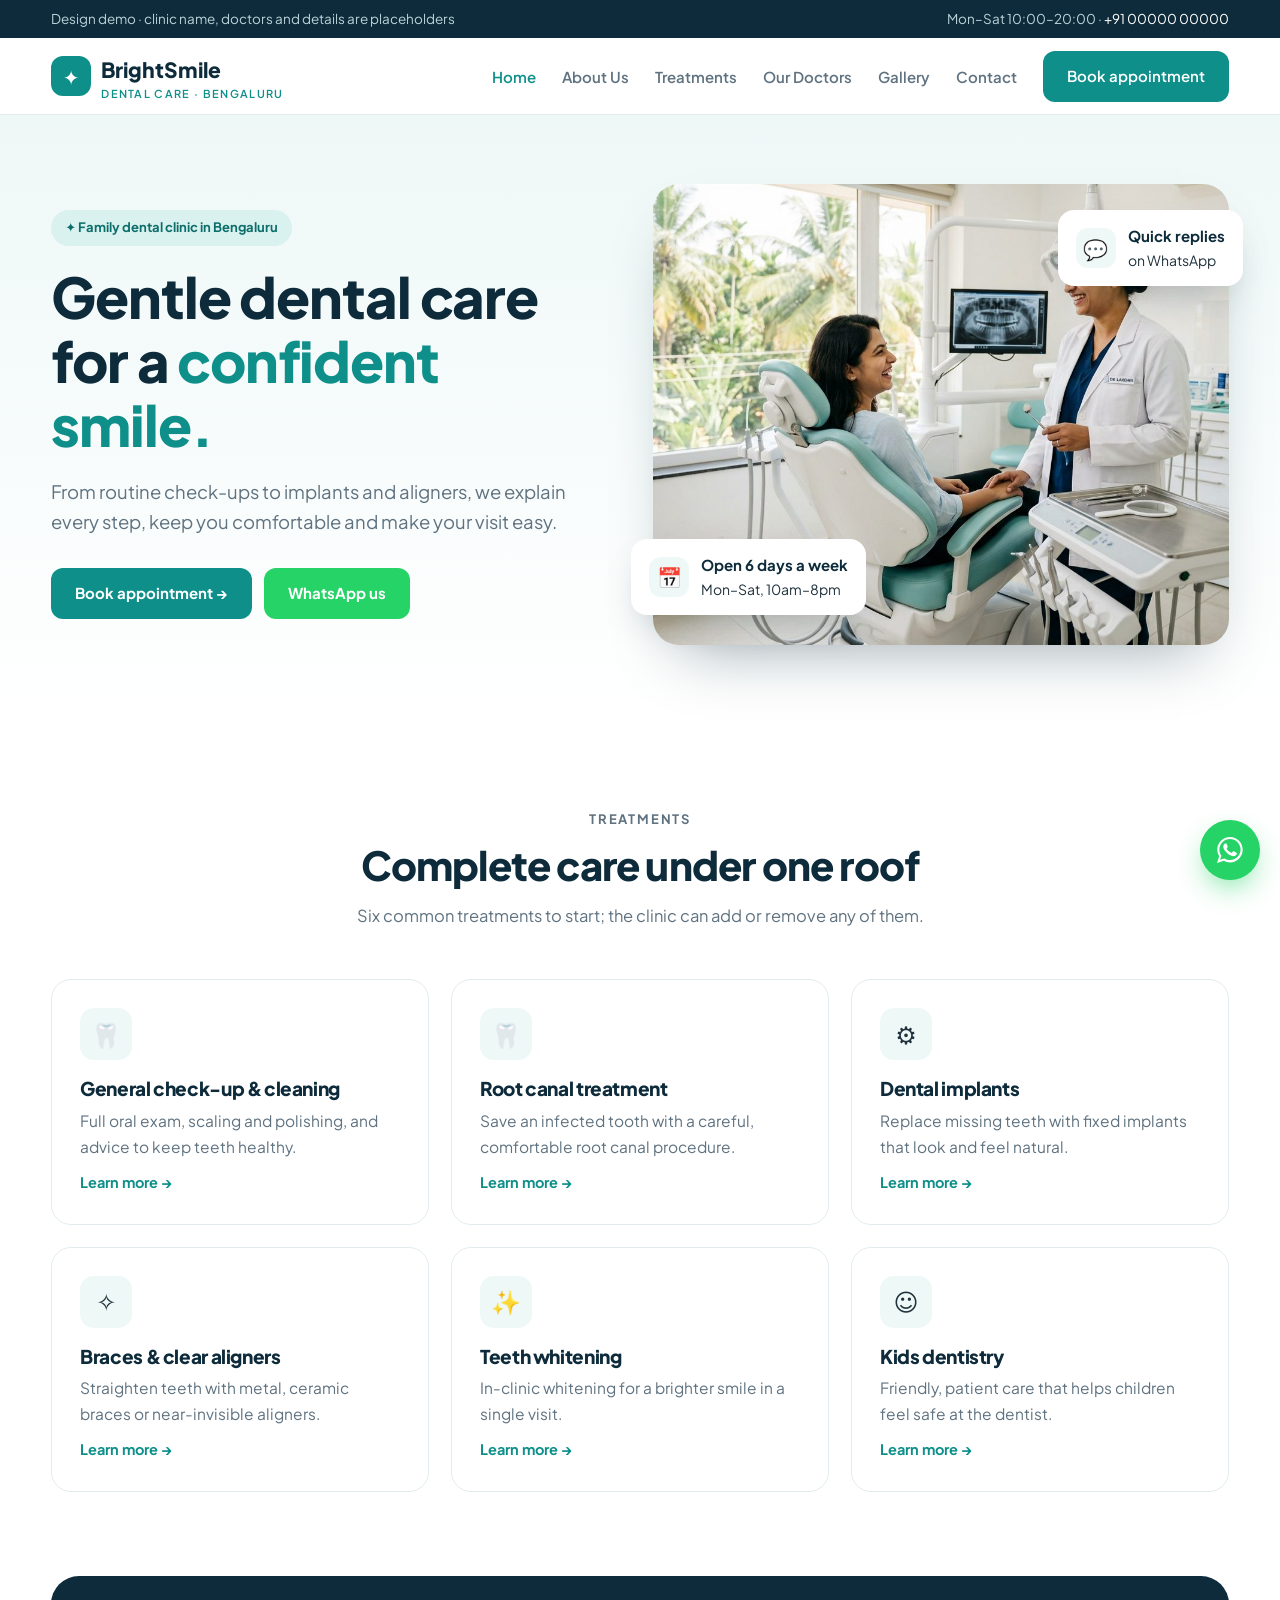
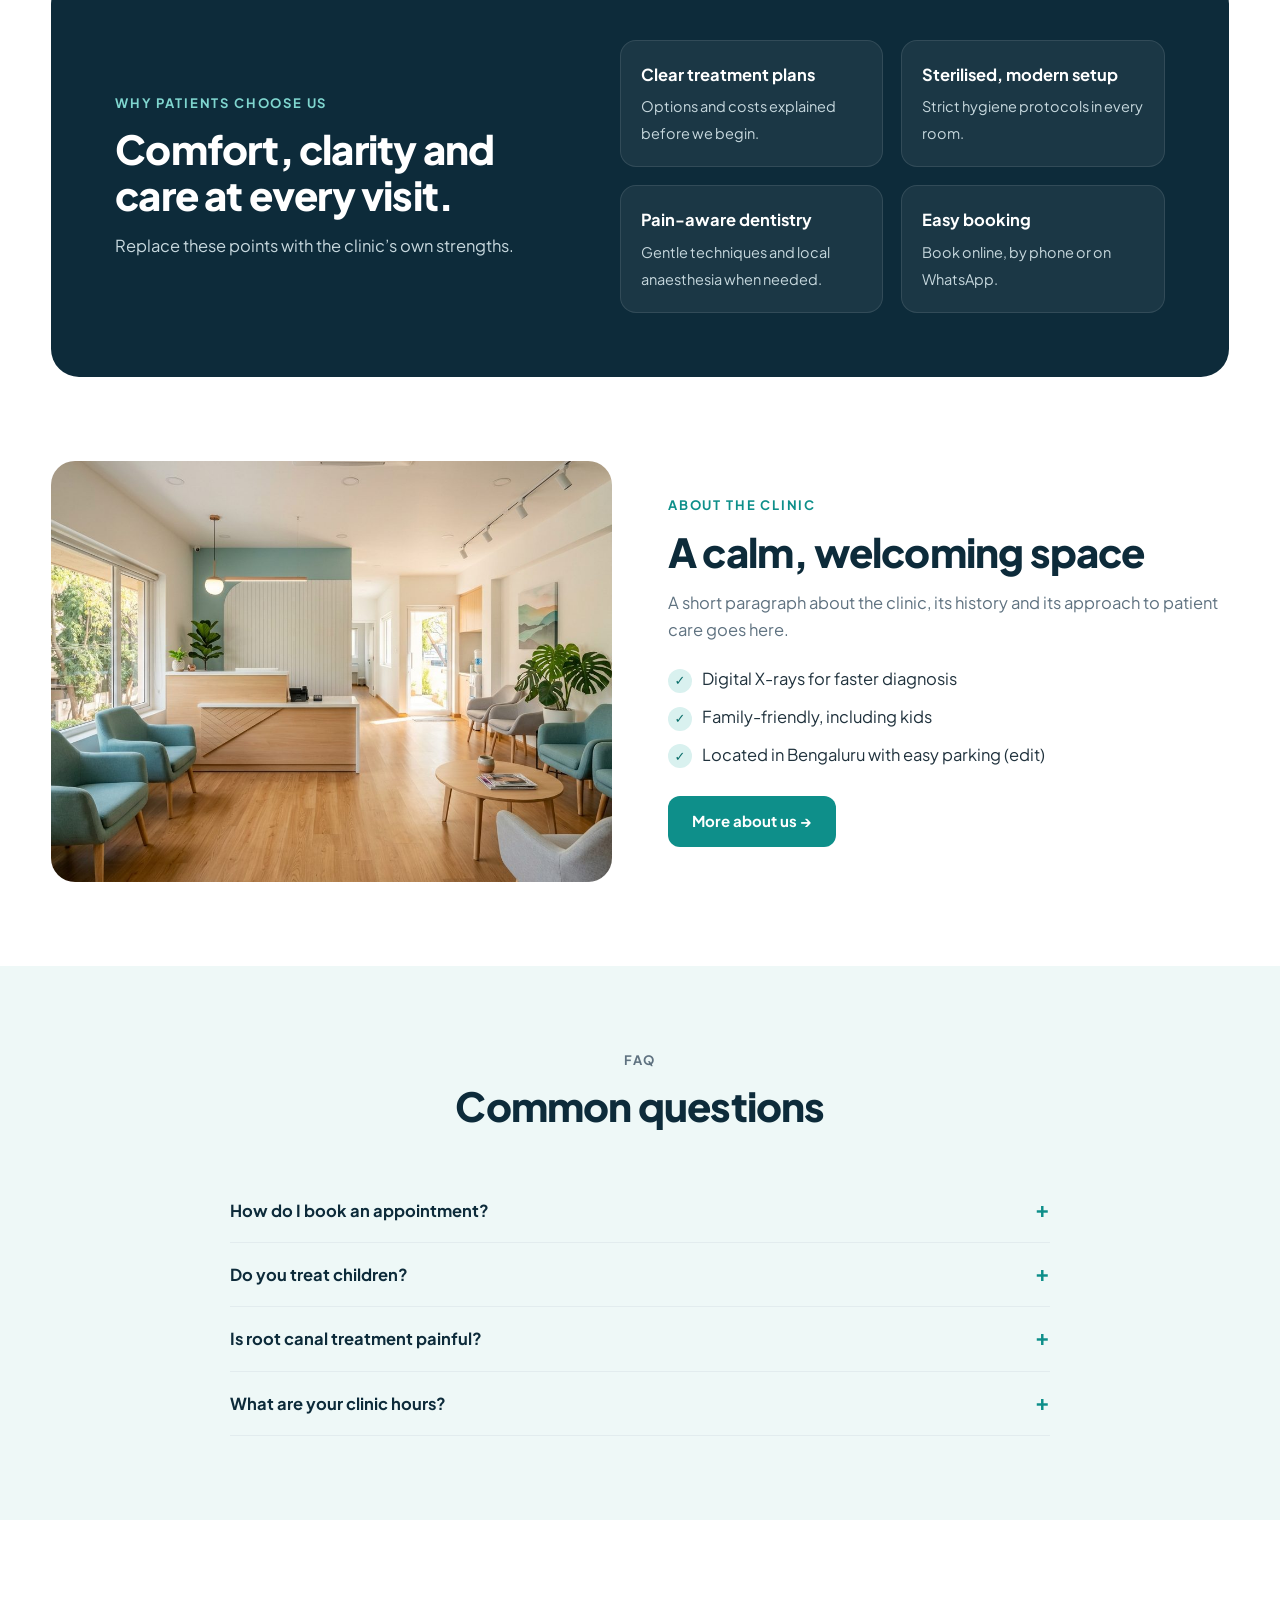
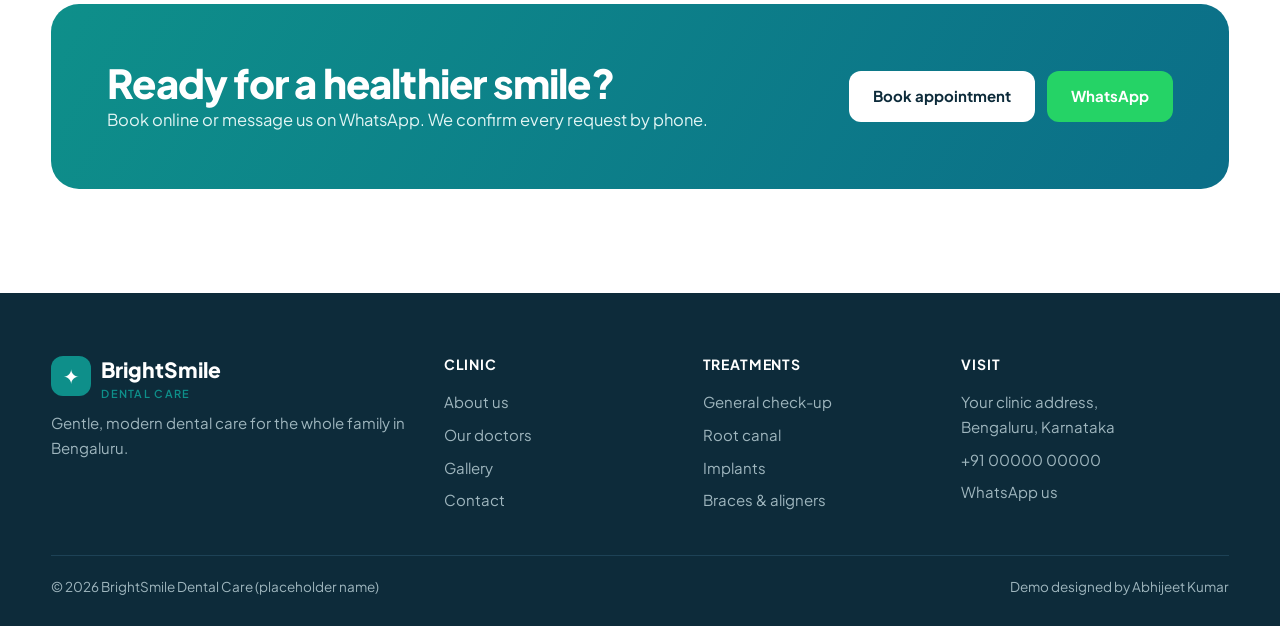
<file: index.html>
<!doctype html><html lang="en"><head><meta charset="utf-8"><meta name="viewport" content="width=device-width,initial-scale=1">
<title>BrightSmile Dental Care | Dentist in Bengaluru</title><meta name="description" content="Modern, gentle dental care in Bengaluru: check-ups, root canal, implants, braces and aligners. Book on WhatsApp."><meta property="og:title" content="BrightSmile Dental Care | Dentist in Bengaluru"><meta property="og:description" content="Modern, gentle dental care in Bengaluru: check-ups, root canal, implants, braces and aligners. Book on WhatsApp."><meta property="og:image" content="img/hero.jpg">
<link rel="stylesheet" href="style.css"><link rel="icon" href="data:image/svg+xml,<svg xmlns='http://www.w3.org/2000/svg' viewBox='0 0 32 32'><rect width='32' height='32' rx='9' fill='%230e8f8a'/><text x='16' y='22' font-size='17' text-anchor='middle' fill='white'>&#10022;</text></svg>">
<script type="application/ld+json">{"@context":"https://schema.org","@type":"Dentist","name":"BrightSmile Dental Care (demo)","address":{"@type":"PostalAddress","addressLocality":"Bengaluru","addressRegion":"KA","addressCountry":"IN"},"telephone":"+91-00000-00000"}</script></head><body>
<div class="top"><div class="wrap"><span>Design demo &middot; clinic name, doctors and details are placeholders</span><span class="hide-s">Mon&ndash;Sat 10:00&ndash;20:00 &middot; <a href="tel:+910000000000">+91 00000 00000</a></span></div></div>
<header><div class="wrap nav"><a class="logo" href="index.html"><i>&#10022;</i><div>BrightSmile<small>Dental Care &middot; Bengaluru</small></div></a>
<button class="menu-btn" aria-label="Menu" onclick="document.querySelector('.nav ul').classList.toggle('open')">&#9776;</button>
<ul><li><a href="index.html" class="active">Home</a></li><li><a href="about.html" class="">About Us</a></li><li><a href="treatments.html" class="">Treatments</a></li><li><a href="doctors.html" class="">Our Doctors</a></li><li><a href="gallery.html" class="">Gallery</a></li><li><a href="contact.html" class="">Contact</a></li><li><a class="btn" href="contact.html#book">Book appointment</a></li></ul></div></header>
<section class="hero"><div class="wrap grid"><div><span class="tag">&#10022; Family dental clinic in Bengaluru</span>
<h1>Gentle dental care for a <em>confident smile.</em></h1>
<p class="lead">From routine check-ups to implants and aligners, we explain every step, keep you comfortable and make your visit easy.</p>
<div class="cta"><a class="btn" href="contact.html#book">Book appointment &rarr;</a><a class="btn wa" href="https://wa.me/910000000000" target="_blank" rel="noopener">WhatsApp us</a></div></div>
<div class="hero-img"><img src="img/hero.jpg" alt="Dentist with a smiling patient in a modern clinic">
<div class="float f1"><div class="dot">&#128197;</div><div><b>Open 6 days a week</b>Mon&ndash;Sat, 10am&ndash;8pm</div></div>
<div class="float f2"><div class="dot">&#128172;</div><div><b>Quick replies</b>on WhatsApp</div></div></div></div></section>
<section><div class="wrap"><div class="center"><p class="eyebrow">Treatments</p><h2>Complete care under one roof</h2><p>Six common treatments to start; the clinic can add or remove any of them.</p></div><div class="grid3"><div class="card" id="general"><div class="ic">&#129463;</div><h3>General check-up &amp; cleaning</h3><p>Full oral exam, scaling and polishing, and advice to keep teeth healthy.</p><a class="more" href="treatments.html#general">Learn more &rarr;</a></div><div class="card" id="rct"><div class="ic">&#129463;</div><h3>Root canal treatment</h3><p>Save an infected tooth with a careful, comfortable root canal procedure.</p><a class="more" href="treatments.html#rct">Learn more &rarr;</a></div><div class="card" id="implants"><div class="ic">&#9881;</div><h3>Dental implants</h3><p>Replace missing teeth with fixed implants that look and feel natural.</p><a class="more" href="treatments.html#implants">Learn more &rarr;</a></div><div class="card" id="aligners"><div class="ic">&#10023;</div><h3>Braces &amp; clear aligners</h3><p>Straighten teeth with metal, ceramic braces or near-invisible aligners.</p><a class="more" href="treatments.html#aligners">Learn more &rarr;</a></div><div class="card" id="whitening"><div class="ic">&#10024;</div><h3>Teeth whitening</h3><p>In-clinic whitening for a brighter smile in a single visit.</p><a class="more" href="treatments.html#whitening">Learn more &rarr;</a></div><div class="card" id="kids"><div class="ic">&#9786;</div><h3>Kids dentistry</h3><p>Friendly, patient care that helps children feel safe at the dentist.</p><a class="more" href="treatments.html#kids">Learn more &rarr;</a></div></div></div></section>
<section style="padding-top:0"><div class="wrap"><div class="why"><div><p class="eyebrow" style="color:#7fd6cf">Why patients choose us</p><h2>Comfort, clarity and care at every visit.</h2><p>Replace these points with the clinic&rsquo;s own strengths.</p></div>
<ul><li><b>Clear treatment plans</b><span>Options and costs explained before we begin.</span></li><li><b>Sterilised, modern setup</b><span>Strict hygiene protocols in every room.</span></li><li><b>Pain-aware dentistry</b><span>Gentle techniques and local anaesthesia when needed.</span></li><li><b>Easy booking</b><span>Book online, by phone or on WhatsApp.</span></li></ul></div></div></section>
<section style="padding-top:0"><div class="wrap split"><img src="img/reception.jpg" alt="Clinic reception"><div><p class="eyebrow">About the clinic</p><h2>A calm, welcoming space</h2><p class="muted">A short paragraph about the clinic, its history and its approach to patient care goes here.</p>
<ul class="checks"><li>Digital X-rays for faster diagnosis</li><li>Family-friendly, including kids</li><li>Located in Bengaluru with easy parking (edit)</li></ul><a class="btn" href="about.html">More about us &rarr;</a></div></div></section>
<section style="background:var(--soft)"><div class="wrap" style="max-width:820px"><div class="center"><p class="eyebrow">FAQ</p><h2>Common questions</h2></div><div class="faq">
<details><summary>How do I book an appointment?</summary><p>Use the booking form, call us, or tap the WhatsApp button. We confirm your slot by phone.</p></details>
<details><summary>Do you treat children?</summary><p>Yes. We see children and adults; first visits for kids are kept short and friendly.</p></details>
<details><summary>Is root canal treatment painful?</summary><p>It is done under local anaesthesia, so most patients feel pressure rather than pain.</p></details>
<details><summary>What are your clinic hours?</summary><p>Monday to Saturday, 10am to 8pm (edit to the clinic&rsquo;s actual hours).</p></details></div></div></section>
<section><div class="wrap"><div class="cta-band"><div><h2>Ready for a healthier smile?</h2><p>Book online or message us on WhatsApp. We confirm every request by phone.</p></div><div class="cta"><a class="btn light" href="contact.html#book">Book appointment</a><a class="btn wa" href="https://wa.me/910000000000" target="_blank" rel="noopener">WhatsApp</a></div></div></div></section><footer><div class="wrap"><div class="cols"><div><a class="logo" href="index.html"><i>&#10022;</i><div>BrightSmile<small>Dental Care</small></div></a><p>Gentle, modern dental care for the whole family in Bengaluru.</p></div>
<div><h4>Clinic</h4><a href="about.html">About us</a><a href="doctors.html">Our doctors</a><a href="gallery.html">Gallery</a><a href="contact.html">Contact</a></div>
<div><h4>Treatments</h4><a href="treatments.html#general">General check-up</a><a href="treatments.html#rct">Root canal</a><a href="treatments.html#implants">Implants</a><a href="treatments.html#aligners">Braces &amp; aligners</a></div>
<div><h4>Visit</h4><a href="contact.html">Your clinic address,<br>Bengaluru, Karnataka</a><a href="tel:+910000000000">+91 00000 00000</a><a href="https://wa.me/910000000000" target="_blank" rel="noopener">WhatsApp us</a></div></div>
<div class="copy"><span>&copy; 2026 BrightSmile Dental Care (placeholder name)</span><span>Demo designed by Abhijeet Kumar</span></div></div></footer>
<a class="wa-float" href="https://wa.me/910000000000?text=Hi%2C%20I%27d%20like%20to%20book%20a%20dental%20appointment." target="_blank" rel="noopener" aria-label="Chat on WhatsApp"><svg viewBox="0 0 32 32"><path d="M16 3C9 3 3.3 8.6 3.3 15.6c0 2.4.7 4.7 1.9 6.7L3 29l6.9-2.2c1.9 1 4 1.6 6.1 1.6 7 0 12.7-5.7 12.7-12.7S23 3 16 3zm0 23.1c-1.9 0-3.8-.5-5.4-1.5l-.4-.2-4.1 1.3 1.3-4-.3-.4c-1.1-1.7-1.7-3.6-1.7-5.6C5.4 9.8 10.2 5 16 5s10.6 4.8 10.6 10.6S21.8 26.1 16 26.1zm5.8-7.9c-.3-.2-1.9-.9-2.2-1-.3-.1-.5-.2-.7.2-.2.3-.8 1-1 1.2-.2.2-.4.2-.7.1-.3-.2-1.3-.5-2.6-1.6-1-.9-1.6-1.9-1.8-2.2-.2-.3 0-.5.1-.7l.5-.6c.2-.2.2-.3.3-.5.1-.2 0-.4 0-.6l-1-2.4c-.3-.6-.5-.5-.7-.5h-.6c-.2 0-.6.1-.9.4-.3.3-1.2 1.1-1.2 2.8s1.2 3.2 1.4 3.5c.2.2 2.4 3.6 5.7 5 .8.3 1.4.5 1.9.7.8.3 1.5.2 2.1.1.6-.1 1.9-.8 2.2-1.5.3-.7.3-1.4.2-1.5-.1-.2-.3-.3-.6-.4z"/></svg></a>
<div class="mob-bar"><a href="tel:+910000000000">&#9742; Call</a><a href="contact.html#book">Book now</a></div>
</body></html>
</file>
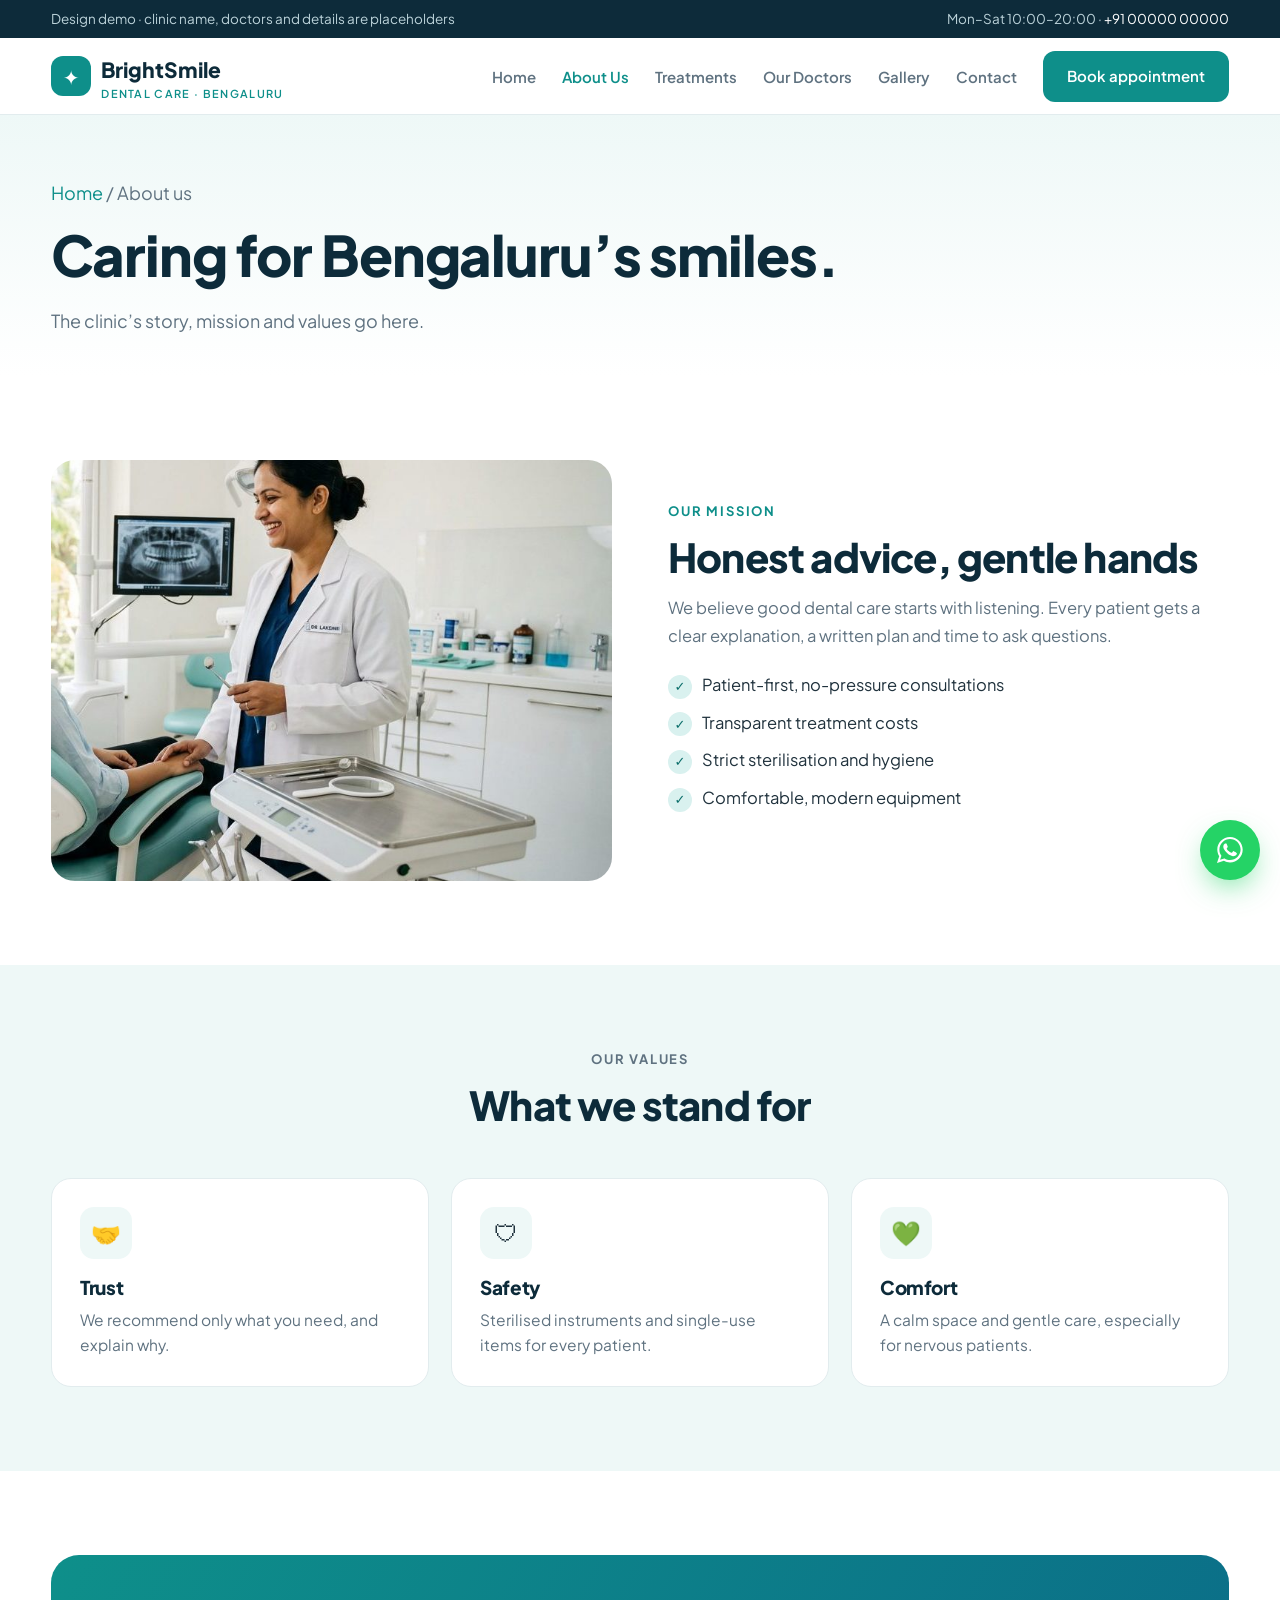
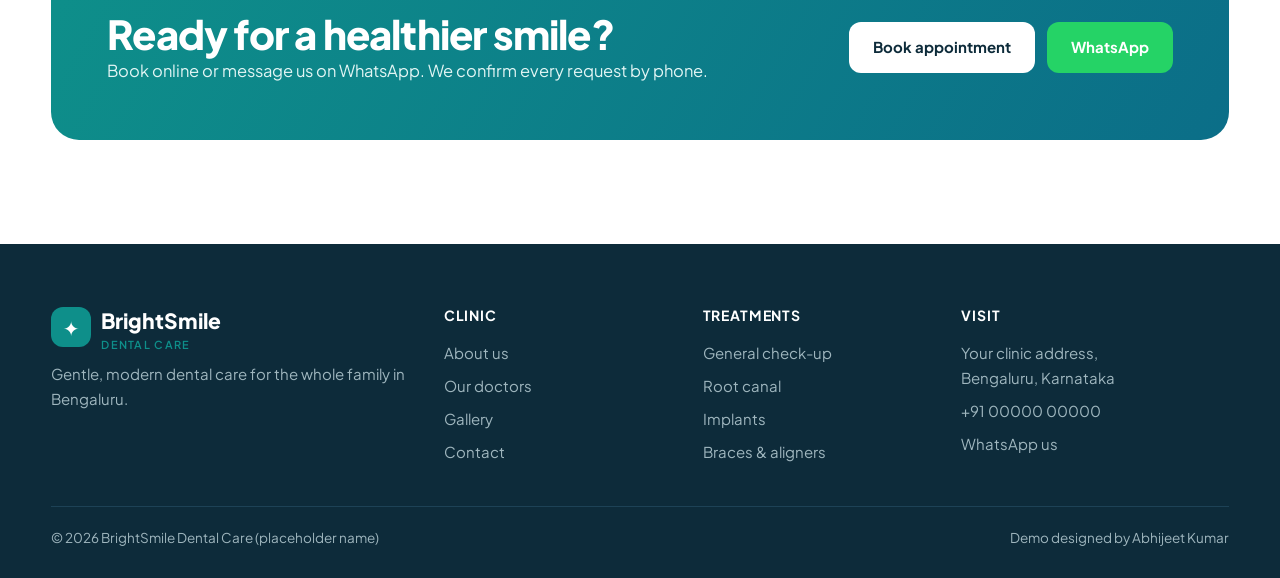
<file: about.html>
<!doctype html><html lang="en"><head><meta charset="utf-8"><meta name="viewport" content="width=device-width,initial-scale=1">
<title>About Us | BrightSmile Dental Care</title><meta name="description" content="About BrightSmile Dental Care, a family dental clinic in Bengaluru."><meta property="og:title" content="About Us | BrightSmile Dental Care"><meta property="og:description" content="About BrightSmile Dental Care, a family dental clinic in Bengaluru."><meta property="og:image" content="img/hero.jpg">
<link rel="stylesheet" href="style.css"><link rel="icon" href="data:image/svg+xml,<svg xmlns='http://www.w3.org/2000/svg' viewBox='0 0 32 32'><rect width='32' height='32' rx='9' fill='%230e8f8a'/><text x='16' y='22' font-size='17' text-anchor='middle' fill='white'>&#10022;</text></svg>">
<script type="application/ld+json">{"@context":"https://schema.org","@type":"Dentist","name":"BrightSmile Dental Care (demo)","address":{"@type":"PostalAddress","addressLocality":"Bengaluru","addressRegion":"KA","addressCountry":"IN"},"telephone":"+91-00000-00000"}</script></head><body>
<div class="top"><div class="wrap"><span>Design demo &middot; clinic name, doctors and details are placeholders</span><span class="hide-s">Mon&ndash;Sat 10:00&ndash;20:00 &middot; <a href="tel:+910000000000">+91 00000 00000</a></span></div></div>
<header><div class="wrap nav"><a class="logo" href="index.html"><i>&#10022;</i><div>BrightSmile<small>Dental Care &middot; Bengaluru</small></div></a>
<button class="menu-btn" aria-label="Menu" onclick="document.querySelector('.nav ul').classList.toggle('open')">&#9776;</button>
<ul><li><a href="index.html" class="">Home</a></li><li><a href="about.html" class="active">About Us</a></li><li><a href="treatments.html" class="">Treatments</a></li><li><a href="doctors.html" class="">Our Doctors</a></li><li><a href="gallery.html" class="">Gallery</a></li><li><a href="contact.html" class="">Contact</a></li><li><a class="btn" href="contact.html#book">Book appointment</a></li></ul></div></header>
<section class="page-hero"><div class="wrap"><p class="crumbs"><a href="index.html">Home</a> / About us</p><h1>Caring for Bengaluru&rsquo;s smiles.</h1><p>The clinic&rsquo;s story, mission and values go here.</p></div></section>
<section><div class="wrap split"><img src="img/care.jpg" alt="Dentist caring for a patient"><div><p class="eyebrow">Our mission</p><h2>Honest advice, gentle hands</h2><p class="muted">We believe good dental care starts with listening. Every patient gets a clear explanation, a written plan and time to ask questions.</p>
<ul class="checks"><li>Patient-first, no-pressure consultations</li><li>Transparent treatment costs</li><li>Strict sterilisation and hygiene</li><li>Comfortable, modern equipment</li></ul></div></div></section>
<section style="background:var(--soft)"><div class="wrap"><div class="center"><p class="eyebrow">Our values</p><h2>What we stand for</h2></div><div class="grid3">
<div class="card"><div class="ic">&#129309;</div><h3>Trust</h3><p>We recommend only what you need, and explain why.</p></div>
<div class="card"><div class="ic">&#128737;</div><h3>Safety</h3><p>Sterilised instruments and single-use items for every patient.</p></div>
<div class="card"><div class="ic">&#128154;</div><h3>Comfort</h3><p>A calm space and gentle care, especially for nervous patients.</p></div></div></div></section>
<section><div class="wrap"><div class="cta-band"><div><h2>Ready for a healthier smile?</h2><p>Book online or message us on WhatsApp. We confirm every request by phone.</p></div><div class="cta"><a class="btn light" href="contact.html#book">Book appointment</a><a class="btn wa" href="https://wa.me/910000000000" target="_blank" rel="noopener">WhatsApp</a></div></div></div></section><footer><div class="wrap"><div class="cols"><div><a class="logo" href="index.html"><i>&#10022;</i><div>BrightSmile<small>Dental Care</small></div></a><p>Gentle, modern dental care for the whole family in Bengaluru.</p></div>
<div><h4>Clinic</h4><a href="about.html">About us</a><a href="doctors.html">Our doctors</a><a href="gallery.html">Gallery</a><a href="contact.html">Contact</a></div>
<div><h4>Treatments</h4><a href="treatments.html#general">General check-up</a><a href="treatments.html#rct">Root canal</a><a href="treatments.html#implants">Implants</a><a href="treatments.html#aligners">Braces &amp; aligners</a></div>
<div><h4>Visit</h4><a href="contact.html">Your clinic address,<br>Bengaluru, Karnataka</a><a href="tel:+910000000000">+91 00000 00000</a><a href="https://wa.me/910000000000" target="_blank" rel="noopener">WhatsApp us</a></div></div>
<div class="copy"><span>&copy; 2026 BrightSmile Dental Care (placeholder name)</span><span>Demo designed by Abhijeet Kumar</span></div></div></footer>
<a class="wa-float" href="https://wa.me/910000000000?text=Hi%2C%20I%27d%20like%20to%20book%20a%20dental%20appointment." target="_blank" rel="noopener" aria-label="Chat on WhatsApp"><svg viewBox="0 0 32 32"><path d="M16 3C9 3 3.3 8.6 3.3 15.6c0 2.4.7 4.7 1.9 6.7L3 29l6.9-2.2c1.9 1 4 1.6 6.1 1.6 7 0 12.7-5.7 12.7-12.7S23 3 16 3zm0 23.1c-1.9 0-3.8-.5-5.4-1.5l-.4-.2-4.1 1.3 1.3-4-.3-.4c-1.1-1.7-1.7-3.6-1.7-5.6C5.4 9.8 10.2 5 16 5s10.6 4.8 10.6 10.6S21.8 26.1 16 26.1zm5.8-7.9c-.3-.2-1.9-.9-2.2-1-.3-.1-.5-.2-.7.2-.2.3-.8 1-1 1.2-.2.2-.4.2-.7.1-.3-.2-1.3-.5-2.6-1.6-1-.9-1.6-1.9-1.8-2.2-.2-.3 0-.5.1-.7l.5-.6c.2-.2.2-.3.3-.5.1-.2 0-.4 0-.6l-1-2.4c-.3-.6-.5-.5-.7-.5h-.6c-.2 0-.6.1-.9.4-.3.3-1.2 1.1-1.2 2.8s1.2 3.2 1.4 3.5c.2.2 2.4 3.6 5.7 5 .8.3 1.4.5 1.9.7.8.3 1.5.2 2.1.1.6-.1 1.9-.8 2.2-1.5.3-.7.3-1.4.2-1.5-.1-.2-.3-.3-.6-.4z"/></svg></a>
<div class="mob-bar"><a href="tel:+910000000000">&#9742; Call</a><a href="contact.html#book">Book now</a></div>
</body></html>
</file>
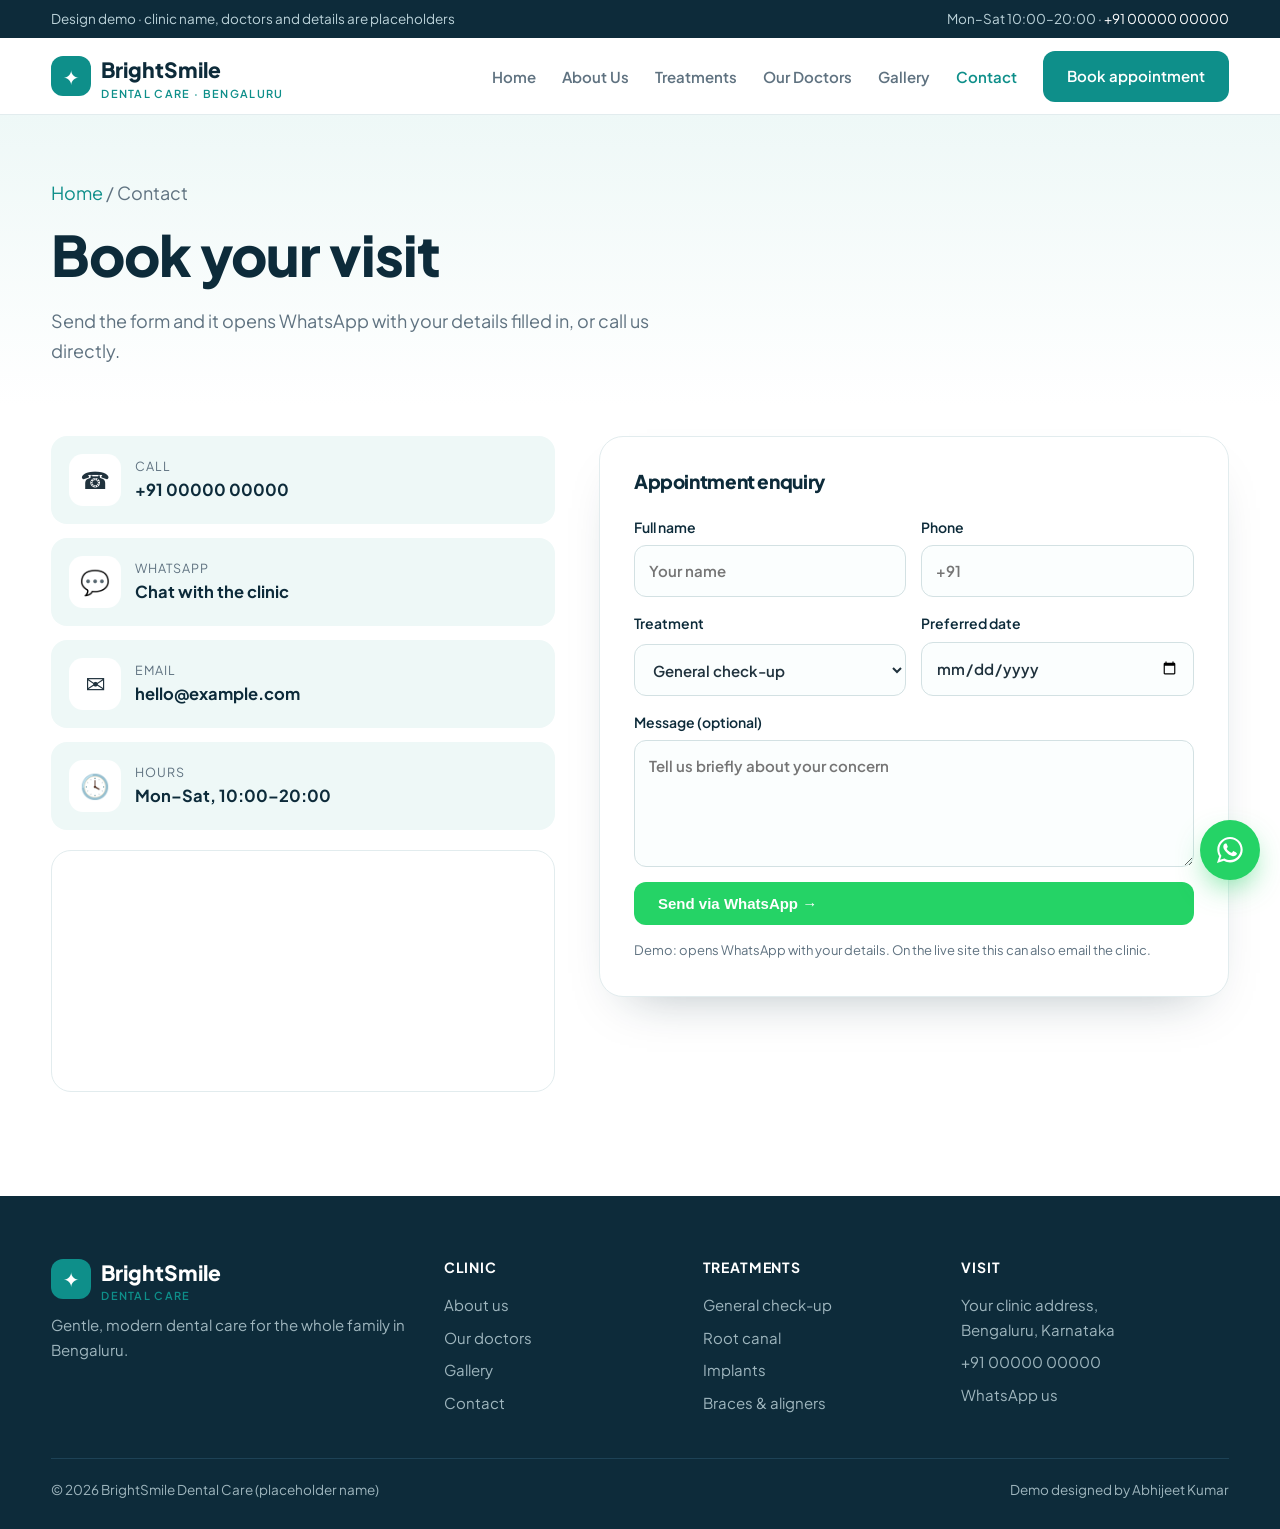
<file: contact.html>
<!doctype html><html lang="en"><head><meta charset="utf-8"><meta name="viewport" content="width=device-width,initial-scale=1">
<title>Contact &amp; Book | BrightSmile Dental Care</title><meta name="description" content="Book a dental appointment in Bengaluru online, by phone or on WhatsApp."><meta property="og:title" content="Contact &amp; Book | BrightSmile Dental Care"><meta property="og:description" content="Book a dental appointment in Bengaluru online, by phone or on WhatsApp."><meta property="og:image" content="img/hero.jpg">
<link rel="stylesheet" href="style.css"><link rel="icon" href="data:image/svg+xml,<svg xmlns='http://www.w3.org/2000/svg' viewBox='0 0 32 32'><rect width='32' height='32' rx='9' fill='%230e8f8a'/><text x='16' y='22' font-size='17' text-anchor='middle' fill='white'>&#10022;</text></svg>">
<script type="application/ld+json">{"@context":"https://schema.org","@type":"Dentist","name":"BrightSmile Dental Care (demo)","address":{"@type":"PostalAddress","addressLocality":"Bengaluru","addressRegion":"KA","addressCountry":"IN"},"telephone":"+91-00000-00000"}</script></head><body>
<div class="top"><div class="wrap"><span>Design demo &middot; clinic name, doctors and details are placeholders</span><span class="hide-s">Mon&ndash;Sat 10:00&ndash;20:00 &middot; <a href="tel:+910000000000">+91 00000 00000</a></span></div></div>
<header><div class="wrap nav"><a class="logo" href="index.html"><i>&#10022;</i><div>BrightSmile<small>Dental Care &middot; Bengaluru</small></div></a>
<button class="menu-btn" aria-label="Menu" onclick="document.querySelector('.nav ul').classList.toggle('open')">&#9776;</button>
<ul><li><a href="index.html" class="">Home</a></li><li><a href="about.html" class="">About Us</a></li><li><a href="treatments.html" class="">Treatments</a></li><li><a href="doctors.html" class="">Our Doctors</a></li><li><a href="gallery.html" class="">Gallery</a></li><li><a href="contact.html" class="active">Contact</a></li><li><a class="btn" href="contact.html#book">Book appointment</a></li></ul></div></header>
<section class="page-hero"><div class="wrap"><p class="crumbs"><a href="index.html">Home</a> / Contact</p><h1>Book your visit</h1><p>Send the form and it opens WhatsApp with your details filled in, or call us directly.</p></div></section>
<section style="padding-top:30px" id="book"><div class="wrap appt"><div class="info">
<a href="tel:+910000000000"><div class="ic">&#9742;</div><div><small>Call</small><strong>+91 00000 00000</strong></div></a>
<a href="https://wa.me/910000000000" target="_blank" rel="noopener"><div class="ic">&#128172;</div><div><small>WhatsApp</small><strong>Chat with the clinic</strong></div></a>
<a href="mailto:hello@example.com"><div class="ic">&#9993;</div><div><small>Email</small><strong>hello@example.com</strong></div></a>
<div class="i"><div class="ic">&#128339;</div><div><small>Hours</small><strong>Mon&ndash;Sat, 10:00&ndash;20:00</strong></div></div>
<div class="map"><iframe loading="lazy" title="Map" src="https://maps.google.com/maps?q=Bengaluru%2C%20Karnataka&z=12&output=embed"></iframe></div></div>
<form onsubmit="return book(event)"><h3>Appointment enquiry</h3>
<div class="r2"><label>Full name<input required id="n" placeholder="Your name"></label><label>Phone<input required id="p" type="tel" placeholder="+91"></label></div>
<div class="r2"><label>Treatment<select id="t"><option>General check-up</option><option>Root canal</option><option>Implants</option><option>Braces / aligners</option><option>Teeth whitening</option><option>Kids dentistry</option><option>Not sure</option></select></label><label>Preferred date<input id="d" type="date"></label></div>
<label>Message (optional)<textarea id="m" rows="4" placeholder="Tell us briefly about your concern"></textarea></label>
<button class="btn wa" type="submit">Send via WhatsApp &rarr;</button><p class="note">Demo: opens WhatsApp with your details. On the live site this can also email the clinic.</p></form></div></section>
<script>function book(e){e.preventDefault();var g=function(i){return document.getElementById(i).value};var t='New appointment enquiry%0AName: '+encodeURIComponent(g('n'))+'%0APhone: '+encodeURIComponent(g('p'))+'%0ATreatment: '+encodeURIComponent(g('t'))+'%0ADate: '+encodeURIComponent(g('d'))+'%0A'+encodeURIComponent(g('m'));window.open('https://wa.me/910000000000?text='+t,'_blank');return false}</script><footer><div class="wrap"><div class="cols"><div><a class="logo" href="index.html"><i>&#10022;</i><div>BrightSmile<small>Dental Care</small></div></a><p>Gentle, modern dental care for the whole family in Bengaluru.</p></div>
<div><h4>Clinic</h4><a href="about.html">About us</a><a href="doctors.html">Our doctors</a><a href="gallery.html">Gallery</a><a href="contact.html">Contact</a></div>
<div><h4>Treatments</h4><a href="treatments.html#general">General check-up</a><a href="treatments.html#rct">Root canal</a><a href="treatments.html#implants">Implants</a><a href="treatments.html#aligners">Braces &amp; aligners</a></div>
<div><h4>Visit</h4><a href="contact.html">Your clinic address,<br>Bengaluru, Karnataka</a><a href="tel:+910000000000">+91 00000 00000</a><a href="https://wa.me/910000000000" target="_blank" rel="noopener">WhatsApp us</a></div></div>
<div class="copy"><span>&copy; 2026 BrightSmile Dental Care (placeholder name)</span><span>Demo designed by Abhijeet Kumar</span></div></div></footer>
<a class="wa-float" href="https://wa.me/910000000000?text=Hi%2C%20I%27d%20like%20to%20book%20a%20dental%20appointment." target="_blank" rel="noopener" aria-label="Chat on WhatsApp"><svg viewBox="0 0 32 32"><path d="M16 3C9 3 3.3 8.6 3.3 15.6c0 2.4.7 4.7 1.9 6.7L3 29l6.9-2.2c1.9 1 4 1.6 6.1 1.6 7 0 12.7-5.7 12.7-12.7S23 3 16 3zm0 23.1c-1.9 0-3.8-.5-5.4-1.5l-.4-.2-4.1 1.3 1.3-4-.3-.4c-1.1-1.7-1.7-3.6-1.7-5.6C5.4 9.8 10.2 5 16 5s10.6 4.8 10.6 10.6S21.8 26.1 16 26.1zm5.8-7.9c-.3-.2-1.9-.9-2.2-1-.3-.1-.5-.2-.7.2-.2.3-.8 1-1 1.2-.2.2-.4.2-.7.1-.3-.2-1.3-.5-2.6-1.6-1-.9-1.6-1.9-1.8-2.2-.2-.3 0-.5.1-.7l.5-.6c.2-.2.2-.3.3-.5.1-.2 0-.4 0-.6l-1-2.4c-.3-.6-.5-.5-.7-.5h-.6c-.2 0-.6.1-.9.4-.3.3-1.2 1.1-1.2 2.8s1.2 3.2 1.4 3.5c.2.2 2.4 3.6 5.7 5 .8.3 1.4.5 1.9.7.8.3 1.5.2 2.1.1.6-.1 1.9-.8 2.2-1.5.3-.7.3-1.4.2-1.5-.1-.2-.3-.3-.6-.4z"/></svg></a>
<div class="mob-bar"><a href="tel:+910000000000">&#9742; Call</a><a href="contact.html#book">Book now</a></div>
</body></html>
</file>
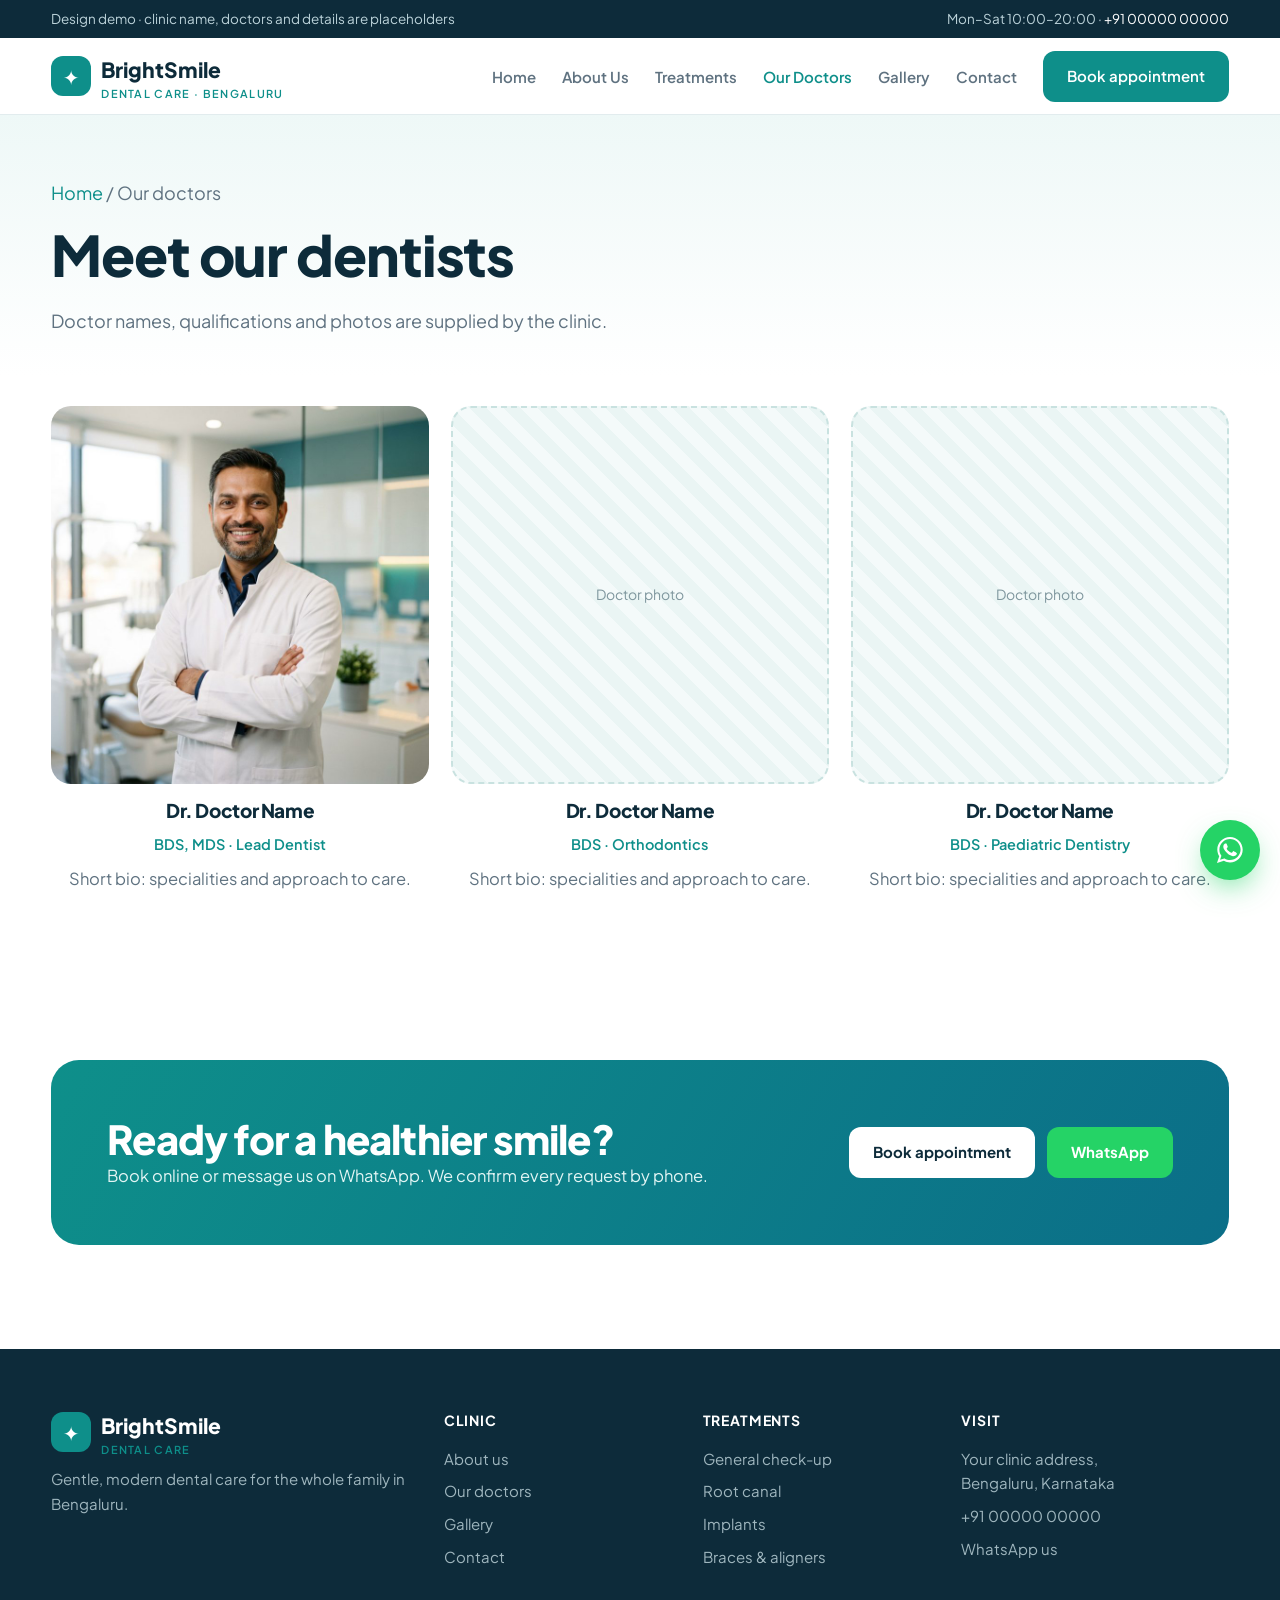
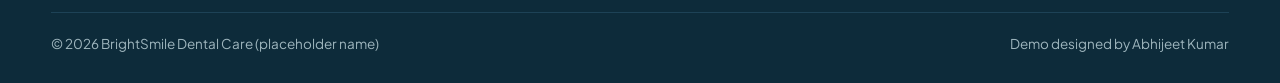
<file: doctors.html>
<!doctype html><html lang="en"><head><meta charset="utf-8"><meta name="viewport" content="width=device-width,initial-scale=1">
<title>Our Doctors | BrightSmile Dental Care</title><meta name="description" content="Meet the dentists at BrightSmile Dental Care, Bengaluru."><meta property="og:title" content="Our Doctors | BrightSmile Dental Care"><meta property="og:description" content="Meet the dentists at BrightSmile Dental Care, Bengaluru."><meta property="og:image" content="img/hero.jpg">
<link rel="stylesheet" href="style.css"><link rel="icon" href="data:image/svg+xml,<svg xmlns='http://www.w3.org/2000/svg' viewBox='0 0 32 32'><rect width='32' height='32' rx='9' fill='%230e8f8a'/><text x='16' y='22' font-size='17' text-anchor='middle' fill='white'>&#10022;</text></svg>">
<script type="application/ld+json">{"@context":"https://schema.org","@type":"Dentist","name":"BrightSmile Dental Care (demo)","address":{"@type":"PostalAddress","addressLocality":"Bengaluru","addressRegion":"KA","addressCountry":"IN"},"telephone":"+91-00000-00000"}</script></head><body>
<div class="top"><div class="wrap"><span>Design demo &middot; clinic name, doctors and details are placeholders</span><span class="hide-s">Mon&ndash;Sat 10:00&ndash;20:00 &middot; <a href="tel:+910000000000">+91 00000 00000</a></span></div></div>
<header><div class="wrap nav"><a class="logo" href="index.html"><i>&#10022;</i><div>BrightSmile<small>Dental Care &middot; Bengaluru</small></div></a>
<button class="menu-btn" aria-label="Menu" onclick="document.querySelector('.nav ul').classList.toggle('open')">&#9776;</button>
<ul><li><a href="index.html" class="">Home</a></li><li><a href="about.html" class="">About Us</a></li><li><a href="treatments.html" class="">Treatments</a></li><li><a href="doctors.html" class="active">Our Doctors</a></li><li><a href="gallery.html" class="">Gallery</a></li><li><a href="contact.html" class="">Contact</a></li><li><a class="btn" href="contact.html#book">Book appointment</a></li></ul></div></header>
<section class="page-hero"><div class="wrap"><p class="crumbs"><a href="index.html">Home</a> / Our doctors</p><h1>Meet our dentists</h1><p>Doctor names, qualifications and photos are supplied by the clinic.</p></div></section>
<section style="padding-top:30px"><div class="wrap"><div class="grid3">
<div class="doc"><img class="photo" src="img/doctor.jpg" alt="Lead dentist"><h3>Dr. Doctor Name</h3><span>BDS, MDS &middot; Lead Dentist</span><p class="muted" style="margin-top:8px">Short bio: specialities and approach to care.</p></div>
<div class="doc"><div class="ph">Doctor photo</div><h3>Dr. Doctor Name</h3><span>BDS &middot; Orthodontics</span><p class="muted" style="margin-top:8px">Short bio: specialities and approach to care.</p></div>
<div class="doc"><div class="ph">Doctor photo</div><h3>Dr. Doctor Name</h3><span>BDS &middot; Paediatric Dentistry</span><p class="muted" style="margin-top:8px">Short bio: specialities and approach to care.</p></div></div></div></section><section><div class="wrap"><div class="cta-band"><div><h2>Ready for a healthier smile?</h2><p>Book online or message us on WhatsApp. We confirm every request by phone.</p></div><div class="cta"><a class="btn light" href="contact.html#book">Book appointment</a><a class="btn wa" href="https://wa.me/910000000000" target="_blank" rel="noopener">WhatsApp</a></div></div></div></section><footer><div class="wrap"><div class="cols"><div><a class="logo" href="index.html"><i>&#10022;</i><div>BrightSmile<small>Dental Care</small></div></a><p>Gentle, modern dental care for the whole family in Bengaluru.</p></div>
<div><h4>Clinic</h4><a href="about.html">About us</a><a href="doctors.html">Our doctors</a><a href="gallery.html">Gallery</a><a href="contact.html">Contact</a></div>
<div><h4>Treatments</h4><a href="treatments.html#general">General check-up</a><a href="treatments.html#rct">Root canal</a><a href="treatments.html#implants">Implants</a><a href="treatments.html#aligners">Braces &amp; aligners</a></div>
<div><h4>Visit</h4><a href="contact.html">Your clinic address,<br>Bengaluru, Karnataka</a><a href="tel:+910000000000">+91 00000 00000</a><a href="https://wa.me/910000000000" target="_blank" rel="noopener">WhatsApp us</a></div></div>
<div class="copy"><span>&copy; 2026 BrightSmile Dental Care (placeholder name)</span><span>Demo designed by Abhijeet Kumar</span></div></div></footer>
<a class="wa-float" href="https://wa.me/910000000000?text=Hi%2C%20I%27d%20like%20to%20book%20a%20dental%20appointment." target="_blank" rel="noopener" aria-label="Chat on WhatsApp"><svg viewBox="0 0 32 32"><path d="M16 3C9 3 3.3 8.6 3.3 15.6c0 2.4.7 4.7 1.9 6.7L3 29l6.9-2.2c1.9 1 4 1.6 6.1 1.6 7 0 12.7-5.7 12.7-12.7S23 3 16 3zm0 23.1c-1.9 0-3.8-.5-5.4-1.5l-.4-.2-4.1 1.3 1.3-4-.3-.4c-1.1-1.7-1.7-3.6-1.7-5.6C5.4 9.8 10.2 5 16 5s10.6 4.8 10.6 10.6S21.8 26.1 16 26.1zm5.8-7.9c-.3-.2-1.9-.9-2.2-1-.3-.1-.5-.2-.7.2-.2.3-.8 1-1 1.2-.2.2-.4.2-.7.1-.3-.2-1.3-.5-2.6-1.6-1-.9-1.6-1.9-1.8-2.2-.2-.3 0-.5.1-.7l.5-.6c.2-.2.2-.3.3-.5.1-.2 0-.4 0-.6l-1-2.4c-.3-.6-.5-.5-.7-.5h-.6c-.2 0-.6.1-.9.4-.3.3-1.2 1.1-1.2 2.8s1.2 3.2 1.4 3.5c.2.2 2.4 3.6 5.7 5 .8.3 1.4.5 1.9.7.8.3 1.5.2 2.1.1.6-.1 1.9-.8 2.2-1.5.3-.7.3-1.4.2-1.5-.1-.2-.3-.3-.6-.4z"/></svg></a>
<div class="mob-bar"><a href="tel:+910000000000">&#9742; Call</a><a href="contact.html#book">Book now</a></div>
</body></html>
</file>
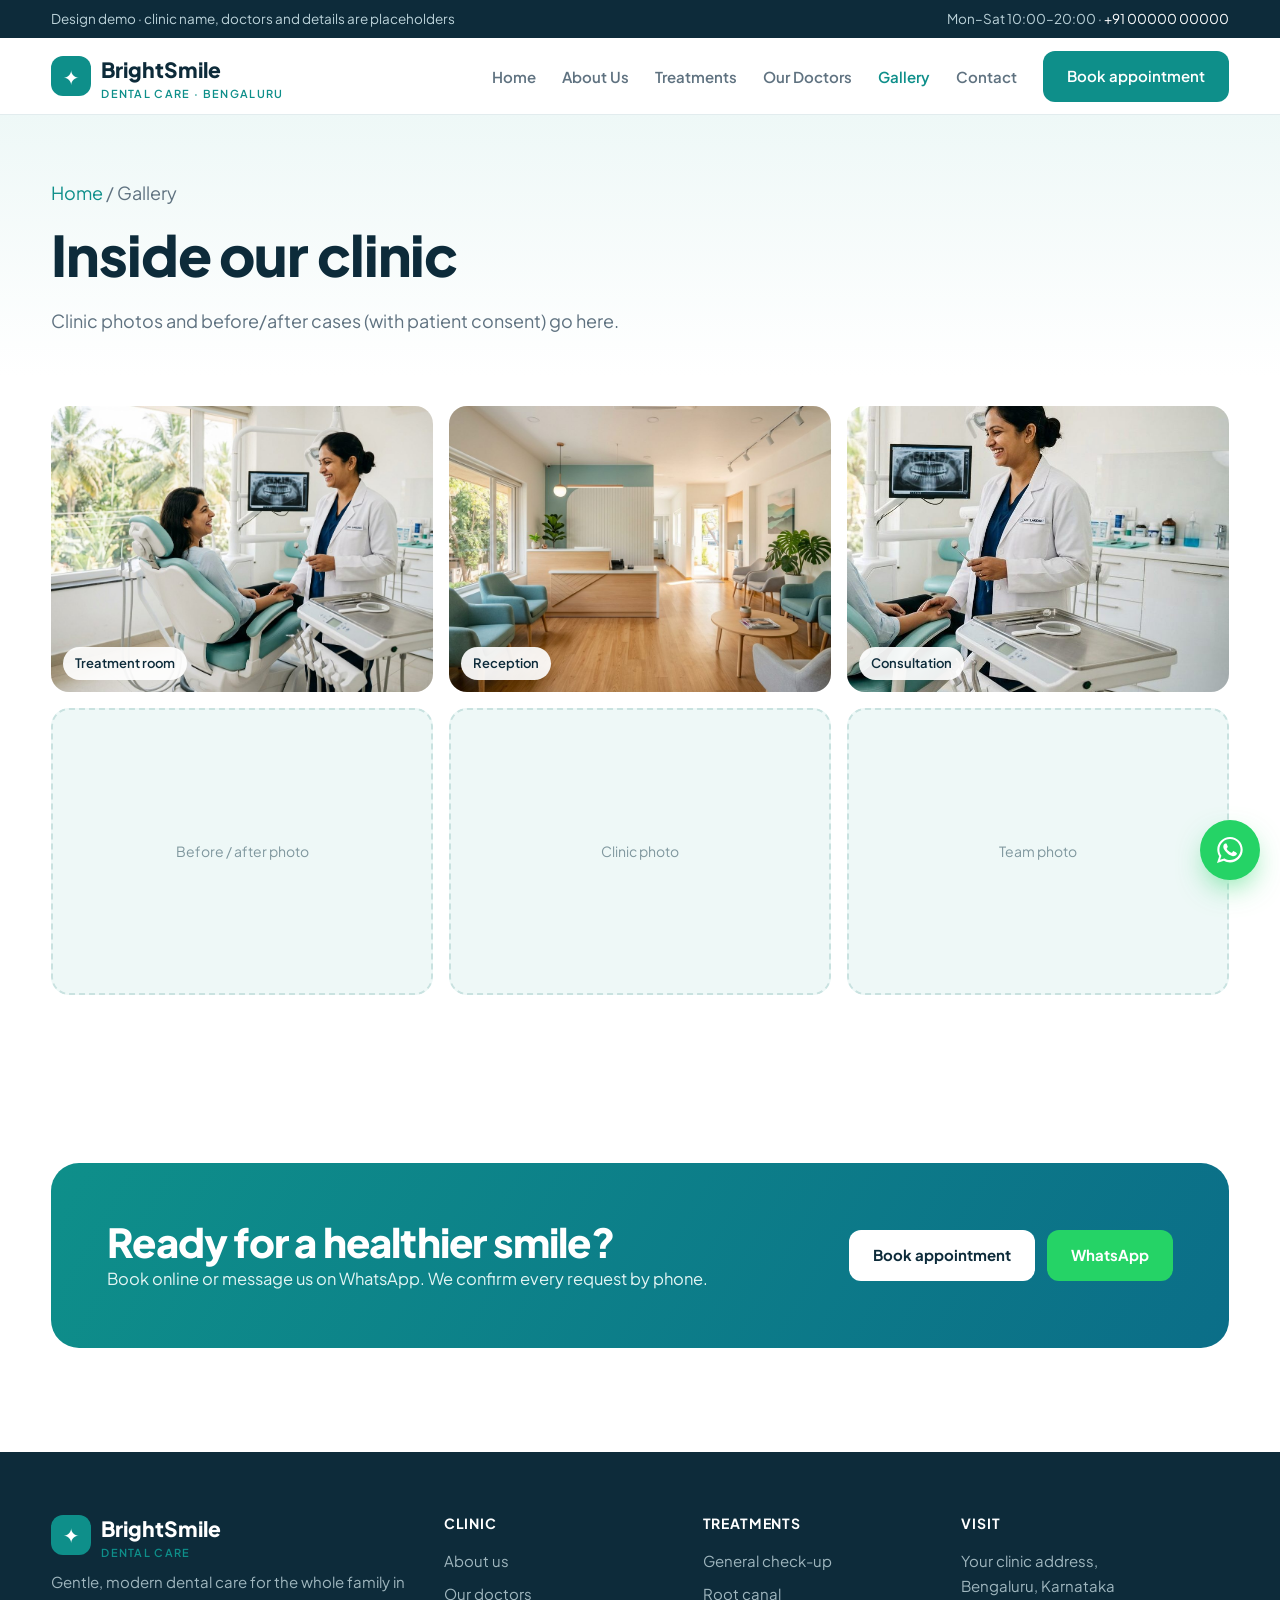
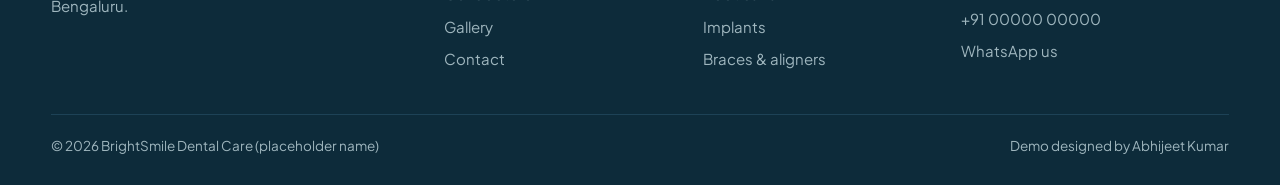
<file: gallery.html>
<!doctype html><html lang="en"><head><meta charset="utf-8"><meta name="viewport" content="width=device-width,initial-scale=1">
<title>Gallery | BrightSmile Dental Care</title><meta name="description" content="Photos of BrightSmile Dental Care clinic in Bengaluru."><meta property="og:title" content="Gallery | BrightSmile Dental Care"><meta property="og:description" content="Photos of BrightSmile Dental Care clinic in Bengaluru."><meta property="og:image" content="img/hero.jpg">
<link rel="stylesheet" href="style.css"><link rel="icon" href="data:image/svg+xml,<svg xmlns='http://www.w3.org/2000/svg' viewBox='0 0 32 32'><rect width='32' height='32' rx='9' fill='%230e8f8a'/><text x='16' y='22' font-size='17' text-anchor='middle' fill='white'>&#10022;</text></svg>">
<script type="application/ld+json">{"@context":"https://schema.org","@type":"Dentist","name":"BrightSmile Dental Care (demo)","address":{"@type":"PostalAddress","addressLocality":"Bengaluru","addressRegion":"KA","addressCountry":"IN"},"telephone":"+91-00000-00000"}</script></head><body>
<div class="top"><div class="wrap"><span>Design demo &middot; clinic name, doctors and details are placeholders</span><span class="hide-s">Mon&ndash;Sat 10:00&ndash;20:00 &middot; <a href="tel:+910000000000">+91 00000 00000</a></span></div></div>
<header><div class="wrap nav"><a class="logo" href="index.html"><i>&#10022;</i><div>BrightSmile<small>Dental Care &middot; Bengaluru</small></div></a>
<button class="menu-btn" aria-label="Menu" onclick="document.querySelector('.nav ul').classList.toggle('open')">&#9776;</button>
<ul><li><a href="index.html" class="">Home</a></li><li><a href="about.html" class="">About Us</a></li><li><a href="treatments.html" class="">Treatments</a></li><li><a href="doctors.html" class="">Our Doctors</a></li><li><a href="gallery.html" class="active">Gallery</a></li><li><a href="contact.html" class="">Contact</a></li><li><a class="btn" href="contact.html#book">Book appointment</a></li></ul></div></header>
<section class="page-hero"><div class="wrap"><p class="crumbs"><a href="index.html">Home</a> / Gallery</p><h1>Inside our clinic</h1><p>Clinic photos and before/after cases (with patient consent) go here.</p></div></section>
<section style="padding-top:30px"><div class="wrap"><div class="gallery">
<figure><img src="img/hero.jpg" alt="Treatment room"><figcaption>Treatment room</figcaption></figure>
<figure><img src="img/reception.jpg" alt="Reception"><figcaption>Reception</figcaption></figure>
<figure><img src="img/care.jpg" alt="Consultation"><figcaption>Consultation</figcaption></figure>
<figure><div class="ph">Before / after photo</div></figure><figure><div class="ph">Clinic photo</div></figure><figure><div class="ph">Team photo</div></figure></div></div></section><section><div class="wrap"><div class="cta-band"><div><h2>Ready for a healthier smile?</h2><p>Book online or message us on WhatsApp. We confirm every request by phone.</p></div><div class="cta"><a class="btn light" href="contact.html#book">Book appointment</a><a class="btn wa" href="https://wa.me/910000000000" target="_blank" rel="noopener">WhatsApp</a></div></div></div></section><footer><div class="wrap"><div class="cols"><div><a class="logo" href="index.html"><i>&#10022;</i><div>BrightSmile<small>Dental Care</small></div></a><p>Gentle, modern dental care for the whole family in Bengaluru.</p></div>
<div><h4>Clinic</h4><a href="about.html">About us</a><a href="doctors.html">Our doctors</a><a href="gallery.html">Gallery</a><a href="contact.html">Contact</a></div>
<div><h4>Treatments</h4><a href="treatments.html#general">General check-up</a><a href="treatments.html#rct">Root canal</a><a href="treatments.html#implants">Implants</a><a href="treatments.html#aligners">Braces &amp; aligners</a></div>
<div><h4>Visit</h4><a href="contact.html">Your clinic address,<br>Bengaluru, Karnataka</a><a href="tel:+910000000000">+91 00000 00000</a><a href="https://wa.me/910000000000" target="_blank" rel="noopener">WhatsApp us</a></div></div>
<div class="copy"><span>&copy; 2026 BrightSmile Dental Care (placeholder name)</span><span>Demo designed by Abhijeet Kumar</span></div></div></footer>
<a class="wa-float" href="https://wa.me/910000000000?text=Hi%2C%20I%27d%20like%20to%20book%20a%20dental%20appointment." target="_blank" rel="noopener" aria-label="Chat on WhatsApp"><svg viewBox="0 0 32 32"><path d="M16 3C9 3 3.3 8.6 3.3 15.6c0 2.4.7 4.7 1.9 6.7L3 29l6.9-2.2c1.9 1 4 1.6 6.1 1.6 7 0 12.7-5.7 12.7-12.7S23 3 16 3zm0 23.1c-1.9 0-3.8-.5-5.4-1.5l-.4-.2-4.1 1.3 1.3-4-.3-.4c-1.1-1.7-1.7-3.6-1.7-5.6C5.4 9.8 10.2 5 16 5s10.6 4.8 10.6 10.6S21.8 26.1 16 26.1zm5.8-7.9c-.3-.2-1.9-.9-2.2-1-.3-.1-.5-.2-.7.2-.2.3-.8 1-1 1.2-.2.2-.4.2-.7.1-.3-.2-1.3-.5-2.6-1.6-1-.9-1.6-1.9-1.8-2.2-.2-.3 0-.5.1-.7l.5-.6c.2-.2.2-.3.3-.5.1-.2 0-.4 0-.6l-1-2.4c-.3-.6-.5-.5-.7-.5h-.6c-.2 0-.6.1-.9.4-.3.3-1.2 1.1-1.2 2.8s1.2 3.2 1.4 3.5c.2.2 2.4 3.6 5.7 5 .8.3 1.4.5 1.9.7.8.3 1.5.2 2.1.1.6-.1 1.9-.8 2.2-1.5.3-.7.3-1.4.2-1.5-.1-.2-.3-.3-.6-.4z"/></svg></a>
<div class="mob-bar"><a href="tel:+910000000000">&#9742; Call</a><a href="contact.html#book">Book now</a></div>
</body></html>
</file>
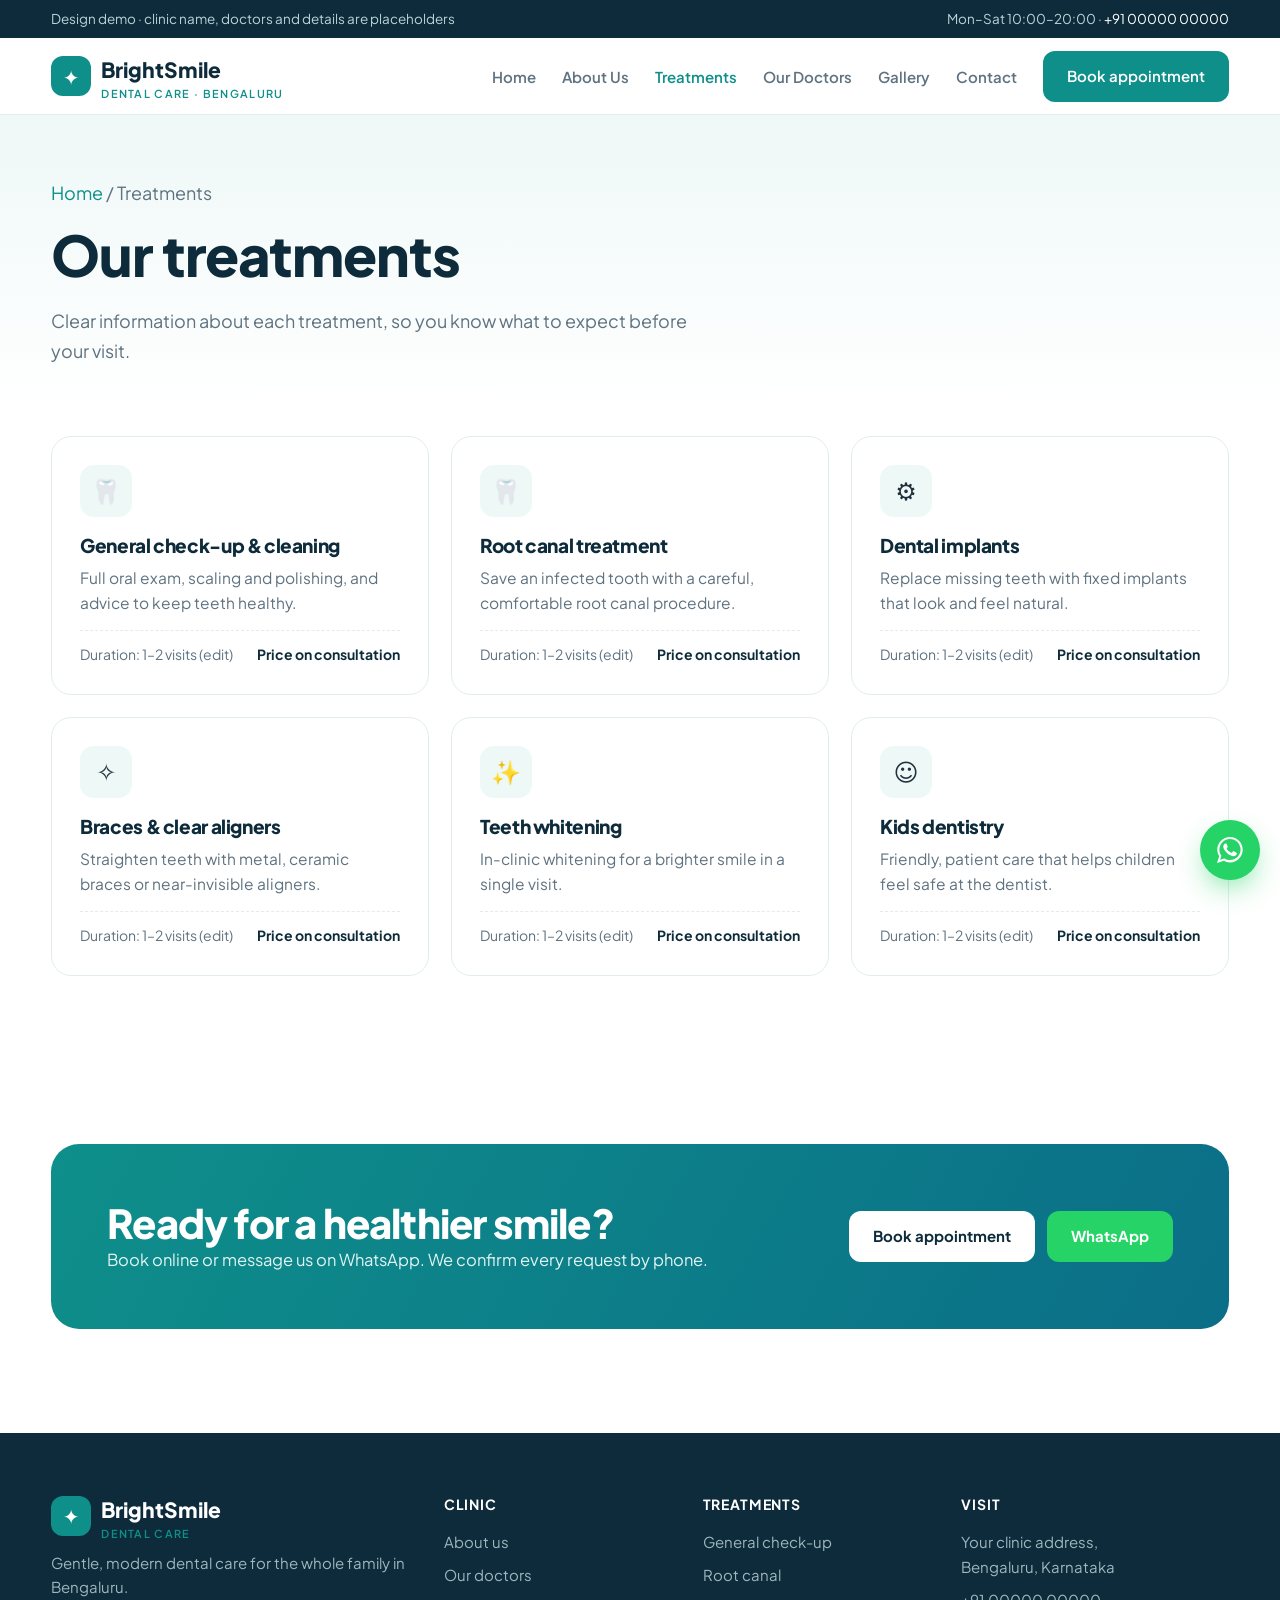
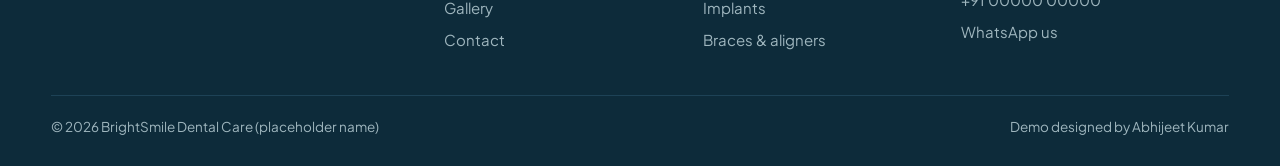
<file: treatments.html>
<!doctype html><html lang="en"><head><meta charset="utf-8"><meta name="viewport" content="width=device-width,initial-scale=1">
<title>Treatments | BrightSmile Dental Care</title><meta name="description" content="Dental treatments in Bengaluru: check-ups, root canal, implants, braces, aligners, whitening and kids dentistry."><meta property="og:title" content="Treatments | BrightSmile Dental Care"><meta property="og:description" content="Dental treatments in Bengaluru: check-ups, root canal, implants, braces, aligners, whitening and kids dentistry."><meta property="og:image" content="img/hero.jpg">
<link rel="stylesheet" href="style.css"><link rel="icon" href="data:image/svg+xml,<svg xmlns='http://www.w3.org/2000/svg' viewBox='0 0 32 32'><rect width='32' height='32' rx='9' fill='%230e8f8a'/><text x='16' y='22' font-size='17' text-anchor='middle' fill='white'>&#10022;</text></svg>">
<script type="application/ld+json">{"@context":"https://schema.org","@type":"Dentist","name":"BrightSmile Dental Care (demo)","address":{"@type":"PostalAddress","addressLocality":"Bengaluru","addressRegion":"KA","addressCountry":"IN"},"telephone":"+91-00000-00000"}</script></head><body>
<div class="top"><div class="wrap"><span>Design demo &middot; clinic name, doctors and details are placeholders</span><span class="hide-s">Mon&ndash;Sat 10:00&ndash;20:00 &middot; <a href="tel:+910000000000">+91 00000 00000</a></span></div></div>
<header><div class="wrap nav"><a class="logo" href="index.html"><i>&#10022;</i><div>BrightSmile<small>Dental Care &middot; Bengaluru</small></div></a>
<button class="menu-btn" aria-label="Menu" onclick="document.querySelector('.nav ul').classList.toggle('open')">&#9776;</button>
<ul><li><a href="index.html" class="">Home</a></li><li><a href="about.html" class="">About Us</a></li><li><a href="treatments.html" class="active">Treatments</a></li><li><a href="doctors.html" class="">Our Doctors</a></li><li><a href="gallery.html" class="">Gallery</a></li><li><a href="contact.html" class="">Contact</a></li><li><a class="btn" href="contact.html#book">Book appointment</a></li></ul></div></header>
<section class="page-hero"><div class="wrap"><p class="crumbs"><a href="index.html">Home</a> / Treatments</p><h1>Our treatments</h1><p>Clear information about each treatment, so you know what to expect before your visit.</p></div></section>
<section style="padding-top:30px"><div class="wrap"><div class="grid3"><div class="card" id="general"><div class="ic">&#129463;</div><h3>General check-up &amp; cleaning</h3><p>Full oral exam, scaling and polishing, and advice to keep teeth healthy.</p><div class="price"><span>Duration: 1&ndash;2 visits (edit)</span><b>Price on consultation</b></div></div><div class="card" id="rct"><div class="ic">&#129463;</div><h3>Root canal treatment</h3><p>Save an infected tooth with a careful, comfortable root canal procedure.</p><div class="price"><span>Duration: 1&ndash;2 visits (edit)</span><b>Price on consultation</b></div></div><div class="card" id="implants"><div class="ic">&#9881;</div><h3>Dental implants</h3><p>Replace missing teeth with fixed implants that look and feel natural.</p><div class="price"><span>Duration: 1&ndash;2 visits (edit)</span><b>Price on consultation</b></div></div><div class="card" id="aligners"><div class="ic">&#10023;</div><h3>Braces &amp; clear aligners</h3><p>Straighten teeth with metal, ceramic braces or near-invisible aligners.</p><div class="price"><span>Duration: 1&ndash;2 visits (edit)</span><b>Price on consultation</b></div></div><div class="card" id="whitening"><div class="ic">&#10024;</div><h3>Teeth whitening</h3><p>In-clinic whitening for a brighter smile in a single visit.</p><div class="price"><span>Duration: 1&ndash;2 visits (edit)</span><b>Price on consultation</b></div></div><div class="card" id="kids"><div class="ic">&#9786;</div><h3>Kids dentistry</h3><p>Friendly, patient care that helps children feel safe at the dentist.</p><div class="price"><span>Duration: 1&ndash;2 visits (edit)</span><b>Price on consultation</b></div></div></div></div></section><section><div class="wrap"><div class="cta-band"><div><h2>Ready for a healthier smile?</h2><p>Book online or message us on WhatsApp. We confirm every request by phone.</p></div><div class="cta"><a class="btn light" href="contact.html#book">Book appointment</a><a class="btn wa" href="https://wa.me/910000000000" target="_blank" rel="noopener">WhatsApp</a></div></div></div></section><footer><div class="wrap"><div class="cols"><div><a class="logo" href="index.html"><i>&#10022;</i><div>BrightSmile<small>Dental Care</small></div></a><p>Gentle, modern dental care for the whole family in Bengaluru.</p></div>
<div><h4>Clinic</h4><a href="about.html">About us</a><a href="doctors.html">Our doctors</a><a href="gallery.html">Gallery</a><a href="contact.html">Contact</a></div>
<div><h4>Treatments</h4><a href="treatments.html#general">General check-up</a><a href="treatments.html#rct">Root canal</a><a href="treatments.html#implants">Implants</a><a href="treatments.html#aligners">Braces &amp; aligners</a></div>
<div><h4>Visit</h4><a href="contact.html">Your clinic address,<br>Bengaluru, Karnataka</a><a href="tel:+910000000000">+91 00000 00000</a><a href="https://wa.me/910000000000" target="_blank" rel="noopener">WhatsApp us</a></div></div>
<div class="copy"><span>&copy; 2026 BrightSmile Dental Care (placeholder name)</span><span>Demo designed by Abhijeet Kumar</span></div></div></footer>
<a class="wa-float" href="https://wa.me/910000000000?text=Hi%2C%20I%27d%20like%20to%20book%20a%20dental%20appointment." target="_blank" rel="noopener" aria-label="Chat on WhatsApp"><svg viewBox="0 0 32 32"><path d="M16 3C9 3 3.3 8.6 3.3 15.6c0 2.4.7 4.7 1.9 6.7L3 29l6.9-2.2c1.9 1 4 1.6 6.1 1.6 7 0 12.7-5.7 12.7-12.7S23 3 16 3zm0 23.1c-1.9 0-3.8-.5-5.4-1.5l-.4-.2-4.1 1.3 1.3-4-.3-.4c-1.1-1.7-1.7-3.6-1.7-5.6C5.4 9.8 10.2 5 16 5s10.6 4.8 10.6 10.6S21.8 26.1 16 26.1zm5.8-7.9c-.3-.2-1.9-.9-2.2-1-.3-.1-.5-.2-.7.2-.2.3-.8 1-1 1.2-.2.2-.4.2-.7.1-.3-.2-1.3-.5-2.6-1.6-1-.9-1.6-1.9-1.8-2.2-.2-.3 0-.5.1-.7l.5-.6c.2-.2.2-.3.3-.5.1-.2 0-.4 0-.6l-1-2.4c-.3-.6-.5-.5-.7-.5h-.6c-.2 0-.6.1-.9.4-.3.3-1.2 1.1-1.2 2.8s1.2 3.2 1.4 3.5c.2.2 2.4 3.6 5.7 5 .8.3 1.4.5 1.9.7.8.3 1.5.2 2.1.1.6-.1 1.9-.8 2.2-1.5.3-.7.3-1.4.2-1.5-.1-.2-.3-.3-.6-.4z"/></svg></a>
<div class="mob-bar"><a href="tel:+910000000000">&#9742; Call</a><a href="contact.html#book">Book now</a></div>
</body></html>
</file>
<file: style.css>
@import url('https://fonts.googleapis.com/css2?family=Plus+Jakarta+Sans:wght@400;500;600;700;800&display=swap');
:root{--teal:#0e8f8a;--teal-d:#0b6e6a;--deep:#0d2b3a;--ink:#20323d;--muted:#5f7280;--soft:#eef8f7;--line:#e2ecee;--sun:#ffb547}
*{box-sizing:border-box;margin:0;padding:0}
html{scroll-behavior:smooth}
body{font-family:'Plus Jakarta Sans',system-ui,sans-serif;color:var(--ink);line-height:1.65;font-size:16.5px;background:#fff}
img{max-width:100%;display:block}
a{color:inherit}
.wrap{width:min(1180px,92%);margin:auto}
.top{background:var(--deep);color:#bcd3da;font-size:13.5px}
.top .wrap{display:flex;justify-content:space-between;gap:12px;padding:8px 0;flex-wrap:wrap}
.top a{text-decoration:none;color:#fff}
header{position:sticky;top:0;z-index:30;background:#fff;box-shadow:0 1px 0 var(--line)}
.nav{display:flex;align-items:center;justify-content:space-between;height:76px}
.logo{display:flex;align-items:center;gap:10px;text-decoration:none;font-weight:800;font-size:21px;color:var(--deep)}
.logo i{font-style:normal;width:40px;height:40px;border-radius:12px;background:var(--teal);color:#fff;display:grid;place-items:center;font-size:20px}
.logo small{display:block;font-size:11px;font-weight:600;color:var(--teal);letter-spacing:.12em;text-transform:uppercase;line-height:1}
.nav ul{display:flex;list-style:none;gap:26px;align-items:center}
.nav ul a{text-decoration:none;font-weight:600;font-size:15px;color:var(--muted)}
.nav ul a.active,.nav ul a:hover{color:var(--teal)}
.btn{display:inline-flex;align-items:center;gap:8px;background:var(--teal);color:#fff!important;padding:13px 24px;border-radius:12px;text-decoration:none;font-weight:700;font-size:15px;border:0;cursor:pointer;transition:.2s}
.btn:hover{background:var(--teal-d);transform:translateY(-1px)}
.btn.light{background:#fff;color:var(--deep)!important}
.btn.wa{background:#25d366}
.menu-btn{display:none;background:none;border:0;font-size:28px;color:var(--deep);cursor:pointer}
.hero{background:linear-gradient(180deg,var(--soft),#fff);padding:70px 0 80px;overflow:hidden}
.hero .grid{display:grid;grid-template-columns:1fr 1.05fr;gap:54px;align-items:center}
.tag{display:inline-block;background:#d9f1ef;color:var(--teal-d);font-weight:700;font-size:13px;padding:7px 14px;border-radius:999px;margin-bottom:18px}
h1,h2,h3{color:var(--deep);line-height:1.15;font-weight:800;letter-spacing:-.02em}
h1{font-size:clamp(36px,4.8vw,56px);margin-bottom:20px}
h1 em{font-style:normal;color:var(--teal)}
h2{font-size:clamp(28px,3.4vw,40px);margin-bottom:14px}
h3{font-size:19px;margin-bottom:8px}
.lead{font-size:18.5px;color:var(--muted);margin-bottom:30px;max-width:520px}
.cta{display:flex;gap:12px;flex-wrap:wrap}
.hero-img{position:relative}
.hero-img img{border-radius:26px;aspect-ratio:5/4;object-fit:cover;width:100%;box-shadow:0 30px 60px -28px rgba(13,43,58,.4)}
.float{position:absolute;background:#fff;border-radius:16px;padding:14px 18px;box-shadow:0 18px 40px -18px rgba(13,43,58,.35);display:flex;gap:12px;align-items:center;font-size:14px}
.float b{display:block;color:var(--deep);font-size:15px}
.float .dot{width:40px;height:40px;border-radius:12px;background:var(--soft);display:grid;place-items:center;font-size:20px}
.f1{left:-22px;bottom:30px}.f2{right:-14px;top:26px}
section{padding:84px 0}
.center{text-align:center;max-width:660px;margin:0 auto 50px}
.center p,.muted{color:var(--muted)}
.eyebrow{color:var(--teal);font-weight:700;font-size:13px;letter-spacing:.14em;text-transform:uppercase;margin-bottom:12px}
.grid3{display:grid;grid-template-columns:repeat(3,1fr);gap:22px}
.grid4{display:grid;grid-template-columns:repeat(4,1fr);gap:22px}
.card{background:#fff;border:1px solid var(--line);border-radius:20px;padding:28px;transition:.25s}
.card:hover{border-color:#bfe3e0;box-shadow:0 22px 44px -26px rgba(14,143,138,.45);transform:translateY(-3px)}
.ic{width:52px;height:52px;border-radius:14px;background:var(--soft);display:grid;place-items:center;font-size:24px;margin-bottom:18px}
.card p{color:var(--muted);font-size:15.5px}
.card a.more{display:inline-block;margin-top:12px;color:var(--teal);font-weight:700;text-decoration:none;font-size:14.5px}
.why{background:var(--deep);color:#c7d8de;border-radius:28px;padding:64px;display:grid;grid-template-columns:1fr 1.2fr;gap:50px;align-items:center}
.why h2{color:#fff}
.why ul{list-style:none;display:grid;grid-template-columns:1fr 1fr;gap:18px}
.why li{background:rgba(255,255,255,.06);border:1px solid rgba(255,255,255,.1);border-radius:16px;padding:20px}
.why li b{display:block;color:#fff;margin-bottom:4px}
.why li span{font-size:14.5px}
.split{display:grid;grid-template-columns:1fr 1fr;gap:56px;align-items:center}
.split img{border-radius:24px;width:100%;aspect-ratio:4/3;object-fit:cover}
.checks{list-style:none;margin:22px 0 28px;display:grid;gap:10px}
.checks li:before{content:"\2713";display:inline-grid;place-items:center;width:24px;height:24px;border-radius:50%;background:#d9f1ef;color:var(--teal-d);font-weight:800;font-size:13px;margin-right:10px}
.page-hero{background:linear-gradient(180deg,var(--soft),#fff);padding:64px 0 40px}
.page-hero p{color:var(--muted);font-size:18px;max-width:640px}
.crumbs{font-size:14px;color:var(--muted);margin-bottom:14px}.crumbs a{color:var(--teal);text-decoration:none}
.doc{text-align:center}
.doc .photo{border-radius:20px;aspect-ratio:1/1;object-fit:cover;width:100%;margin-bottom:16px;background:var(--soft)}
.doc .ph{border-radius:20px;aspect-ratio:1/1;margin-bottom:16px;display:grid;place-items:center;background:repeating-linear-gradient(45deg,#f4fafa,#f4fafa 12px,#eaf5f4 12px,#eaf5f4 24px);color:#7f979e;border:2px dashed #c9e2e0;font-size:14px}
.doc span{color:var(--teal);font-weight:600;font-size:14.5px}
.gallery{display:grid;grid-template-columns:repeat(3,1fr);gap:16px}
.gallery figure{border-radius:18px;overflow:hidden;position:relative;aspect-ratio:4/3;background:var(--soft)}
.gallery img{width:100%;height:100%;object-fit:cover;transition:.4s}
.gallery figure:hover img{transform:scale(1.05)}
.gallery figcaption{position:absolute;left:12px;bottom:12px;background:rgba(255,255,255,.92);padding:6px 12px;border-radius:999px;font-size:13px;font-weight:600;color:var(--deep)}
.gallery .ph{display:grid;place-items:center;height:100%;color:#7f979e;font-size:14px;border:2px dashed #c9e2e0;border-radius:18px}
.appt{display:grid;grid-template-columns:1fr 1.25fr;gap:44px;align-items:start}
.info{display:grid;gap:14px}
.info a,.info div.i{display:flex;gap:14px;align-items:center;background:var(--soft);border-radius:16px;padding:18px;text-decoration:none}
.info small{display:block;color:var(--muted);font-size:12.5px;text-transform:uppercase;letter-spacing:.08em}
.info strong{color:var(--deep)}
.info .ic{margin:0;background:#fff;flex:none}
form{background:#fff;border:1px solid var(--line);box-shadow:0 24px 50px -30px rgba(13,43,58,.35);border-radius:24px;padding:34px;display:grid;gap:15px}
.r2{display:grid;grid-template-columns:1fr 1fr;gap:15px}
label{font-size:14px;font-weight:600;color:var(--deep);display:grid;gap:6px}
input,select,textarea{font:inherit;font-size:15px;padding:13px 14px;border:1px solid #d3e1e3;border-radius:12px;outline:none;background:#fbfefe;color:var(--ink)}
input:focus,select:focus,textarea:focus{border-color:var(--teal);box-shadow:0 0 0 3px rgba(14,143,138,.12)}
.note{font-size:13px;color:var(--muted)}
.map{border-radius:20px;overflow:hidden;border:1px solid var(--line);margin-top:6px}
.map iframe{width:100%;height:240px;border:0;display:block}
.cta-band{background:linear-gradient(120deg,var(--teal),#0b6e88);border-radius:28px;padding:56px;color:#e2f5f4;display:flex;justify-content:space-between;align-items:center;gap:24px;flex-wrap:wrap}
.cta-band h2{color:#fff;margin:0}
.faq details{border-bottom:1px solid var(--line);padding:18px 0}
.faq summary{font-weight:700;color:var(--deep);cursor:pointer;list-style:none;display:flex;justify-content:space-between}
.faq summary:after{content:"+";color:var(--teal);font-size:22px;line-height:1}
.faq details[open] summary:after{content:"\2212"}
.faq p{color:var(--muted);margin-top:8px}
.price{display:flex;justify-content:space-between;align-items:center;border-top:1px dashed var(--line);margin-top:14px;padding-top:12px;font-size:14px;color:var(--muted)}
.price b{color:var(--deep)}
.wa-float{position:fixed;right:20px;bottom:20px;z-index:50;width:60px;height:60px;border-radius:50%;background:#25d366;display:grid;place-items:center;box-shadow:0 12px 30px -8px rgba(37,211,102,.7);transition:.2s}
.wa-float:hover{transform:scale(1.07)}
.wa-float svg{width:32px;height:32px;fill:#fff}
.mob-bar{display:none}
footer{background:var(--deep);color:#9fb6be;padding:60px 0 28px;font-size:15px;margin-top:20px}
footer .cols{display:grid;grid-template-columns:1.6fr 1fr 1fr 1.2fr;gap:36px;margin-bottom:34px}
footer h4{color:#fff;font-size:14px;letter-spacing:.06em;text-transform:uppercase;margin-bottom:14px}
footer a{display:block;text-decoration:none;margin-bottom:8px}footer a:hover{color:#fff}
footer .logo{color:#fff;margin-bottom:12px}
.copy{border-top:1px solid #1d4256;padding-top:20px;font-size:13.5px;display:flex;justify-content:space-between;gap:12px;flex-wrap:wrap}
@media(max-width:960px){
 .hero .grid,.split,.appt,.why{grid-template-columns:1fr}
 .grid3,.grid4,.gallery{grid-template-columns:1fr 1fr}
 footer .cols{grid-template-columns:1fr 1fr}
 .menu-btn{display:block}
 .nav ul{position:absolute;left:0;right:0;top:76px;background:#fff;flex-direction:column;gap:16px;padding:22px;border-bottom:1px solid var(--line);display:none}
 .nav ul.open{display:flex}
 .why{padding:40px 26px}.cta-band{padding:40px 26px}
 section{padding:62px 0}
 .f1{left:10px}.f2{right:10px}
}
@media(max-width:600px){
 .grid3,.grid4,.gallery,.why ul,.r2{grid-template-columns:1fr}
 footer .cols{grid-template-columns:1fr}
 .top .hide-s{display:none}
 form{padding:24px}
 .wa-float{bottom:76px}
 .mob-bar{display:grid;grid-template-columns:1fr 1fr;position:fixed;left:0;right:0;bottom:0;z-index:49;background:#fff;box-shadow:0 -4px 20px rgba(0,0,0,.08)}
 .mob-bar a{padding:15px;text-align:center;font-weight:700;text-decoration:none;color:var(--deep)}
 .mob-bar a+a{background:var(--teal);color:#fff}
 body{padding-bottom:54px}
}
</file>
